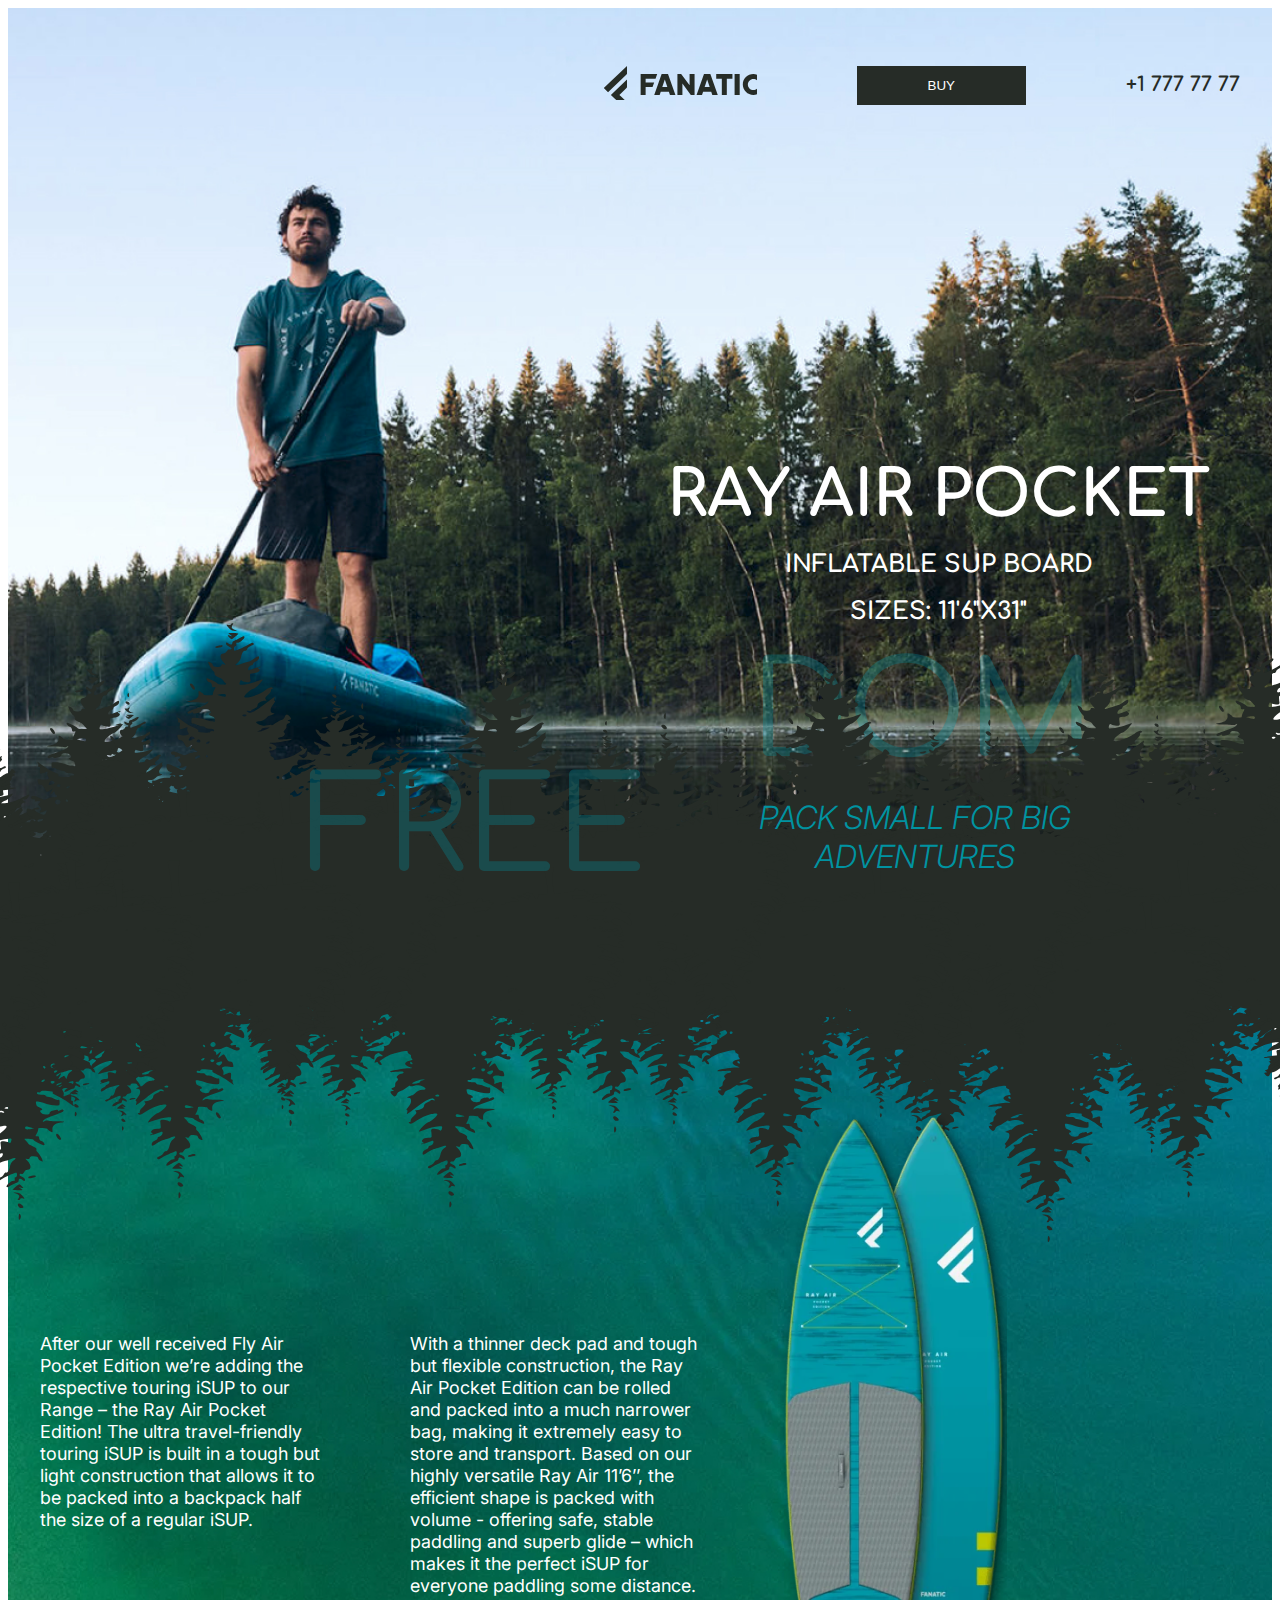
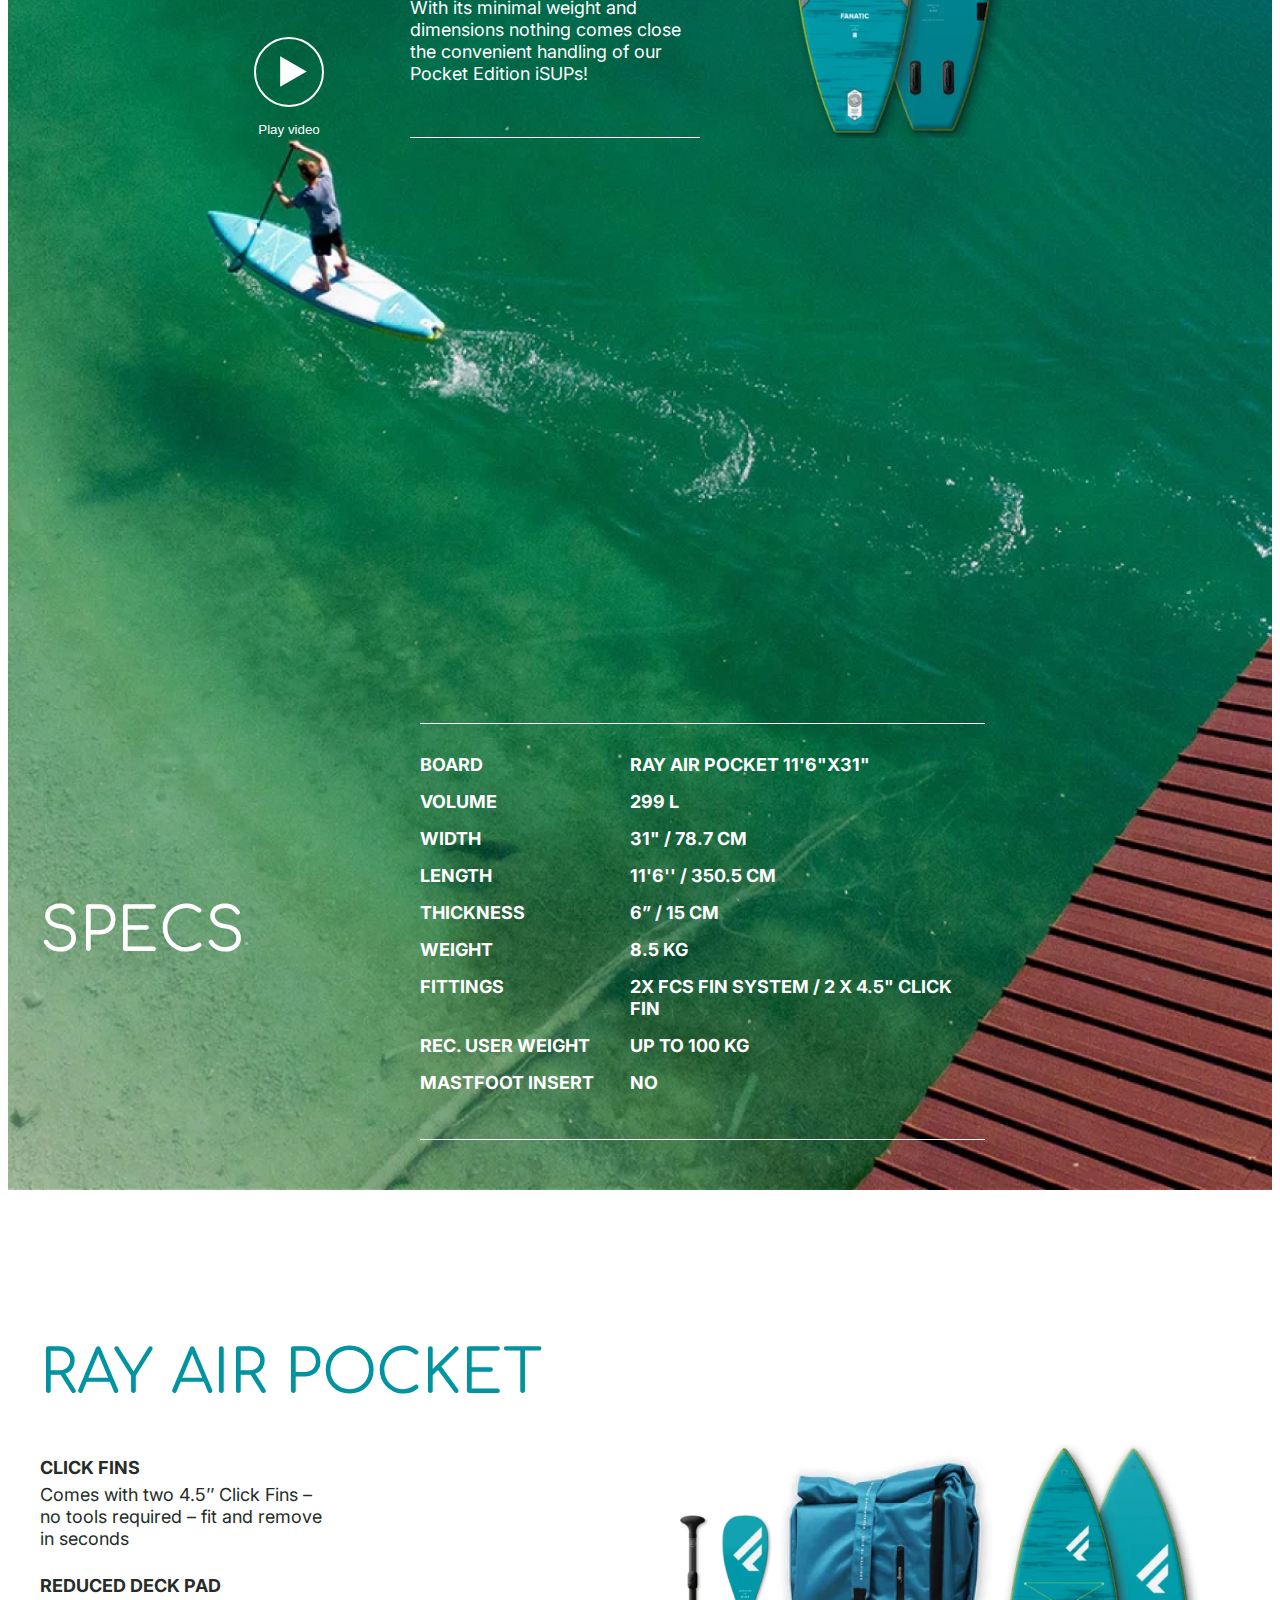
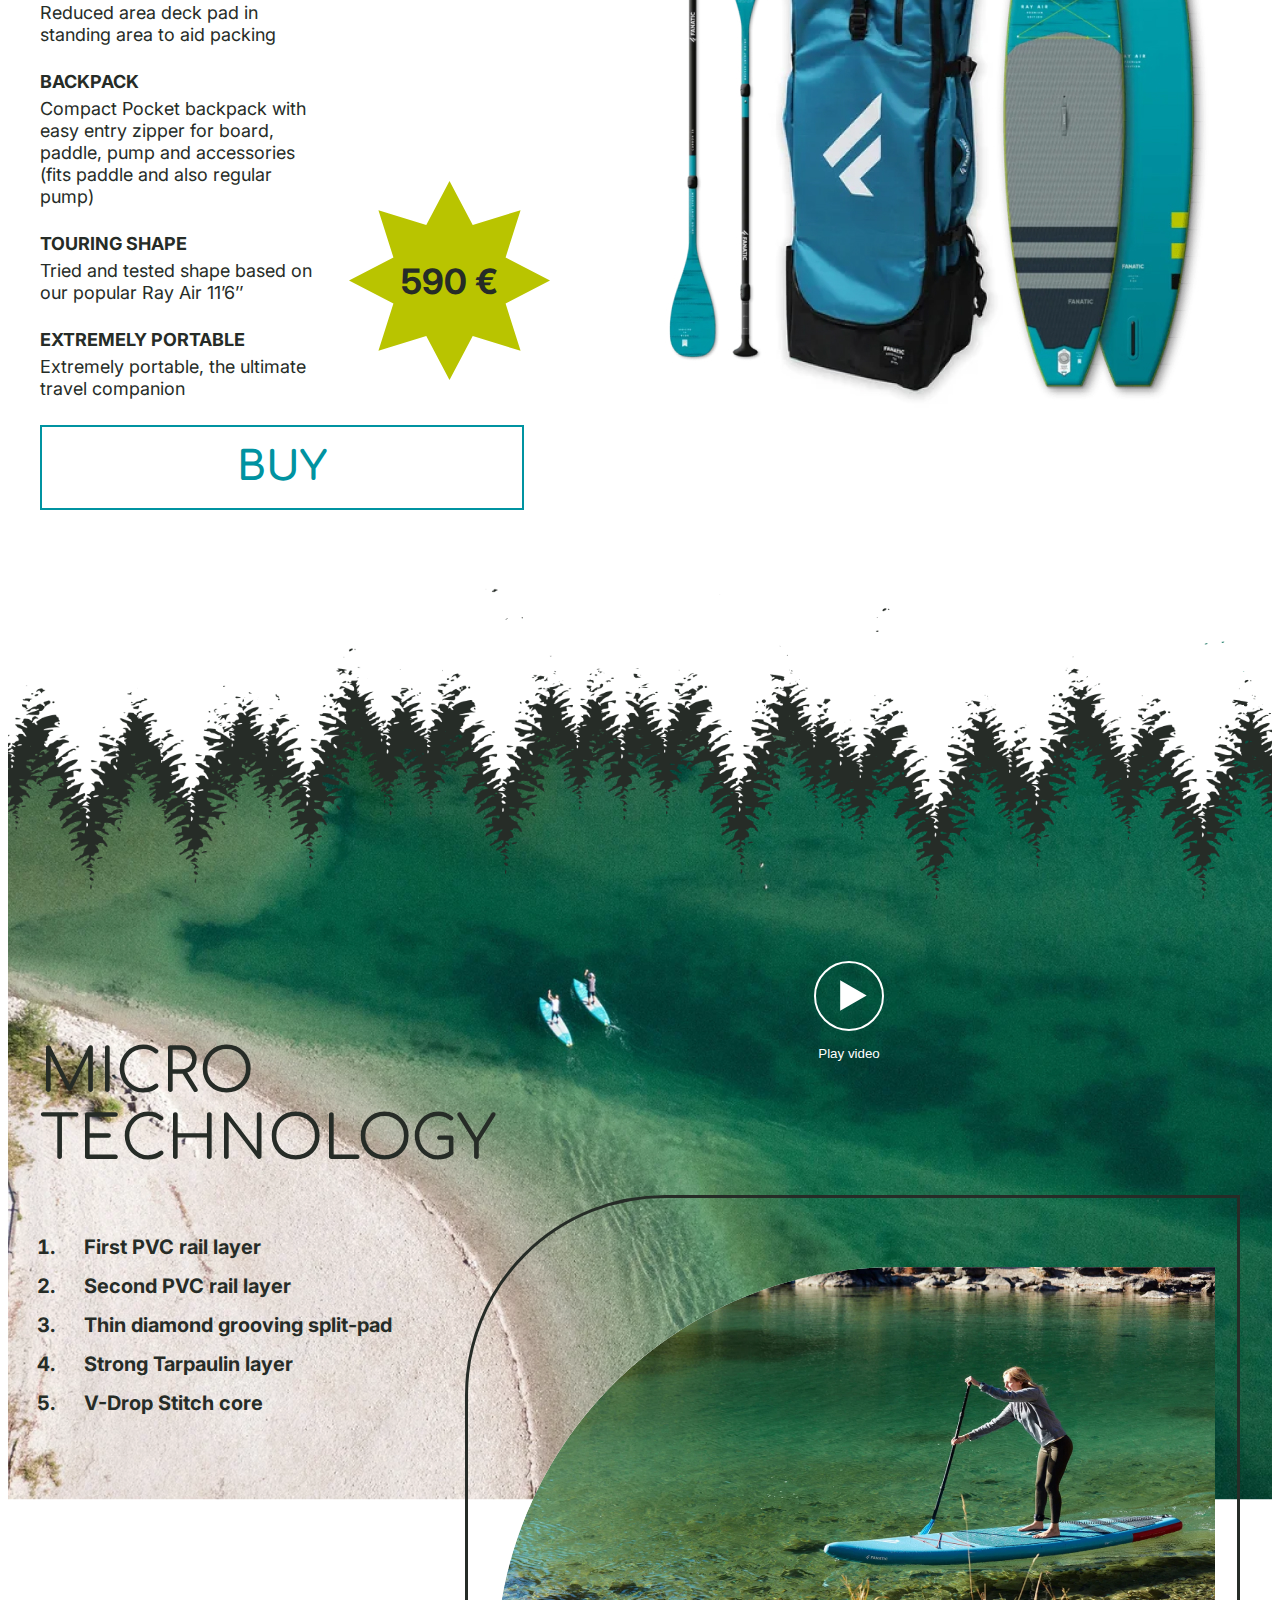
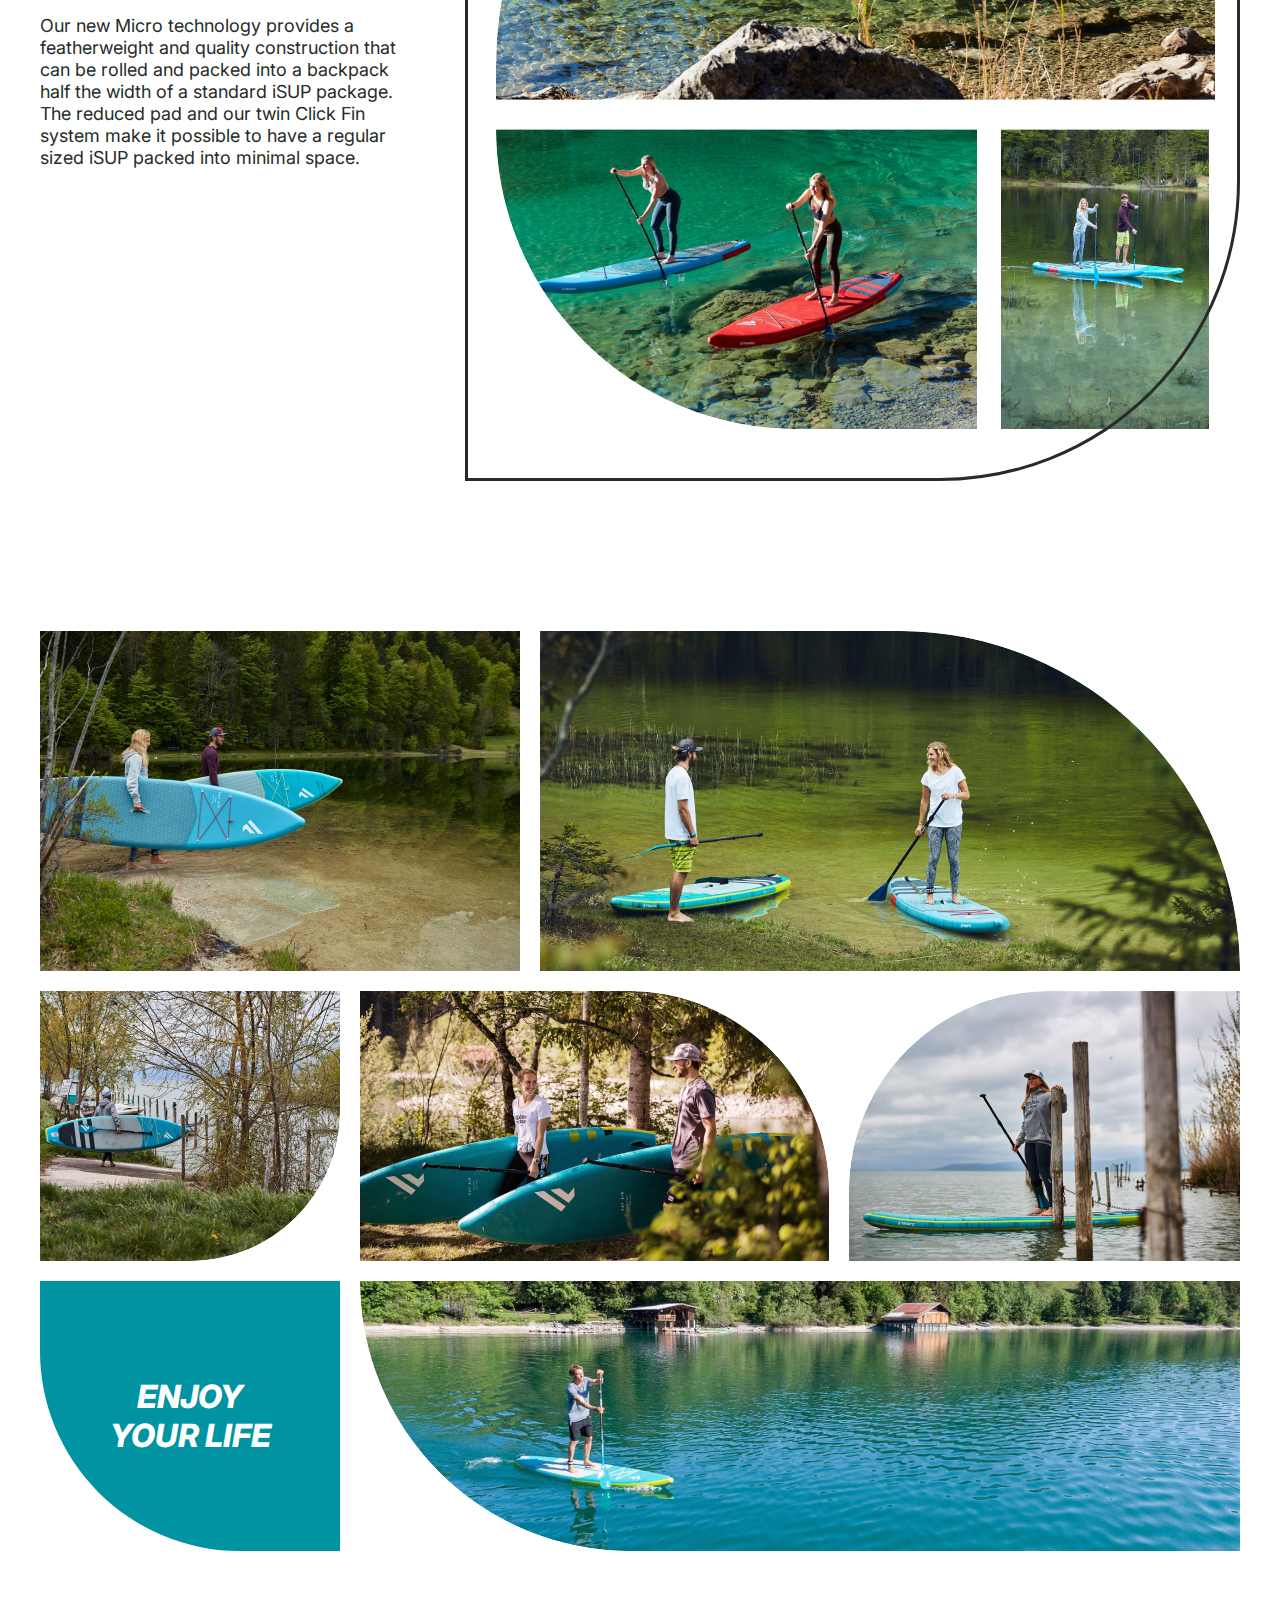
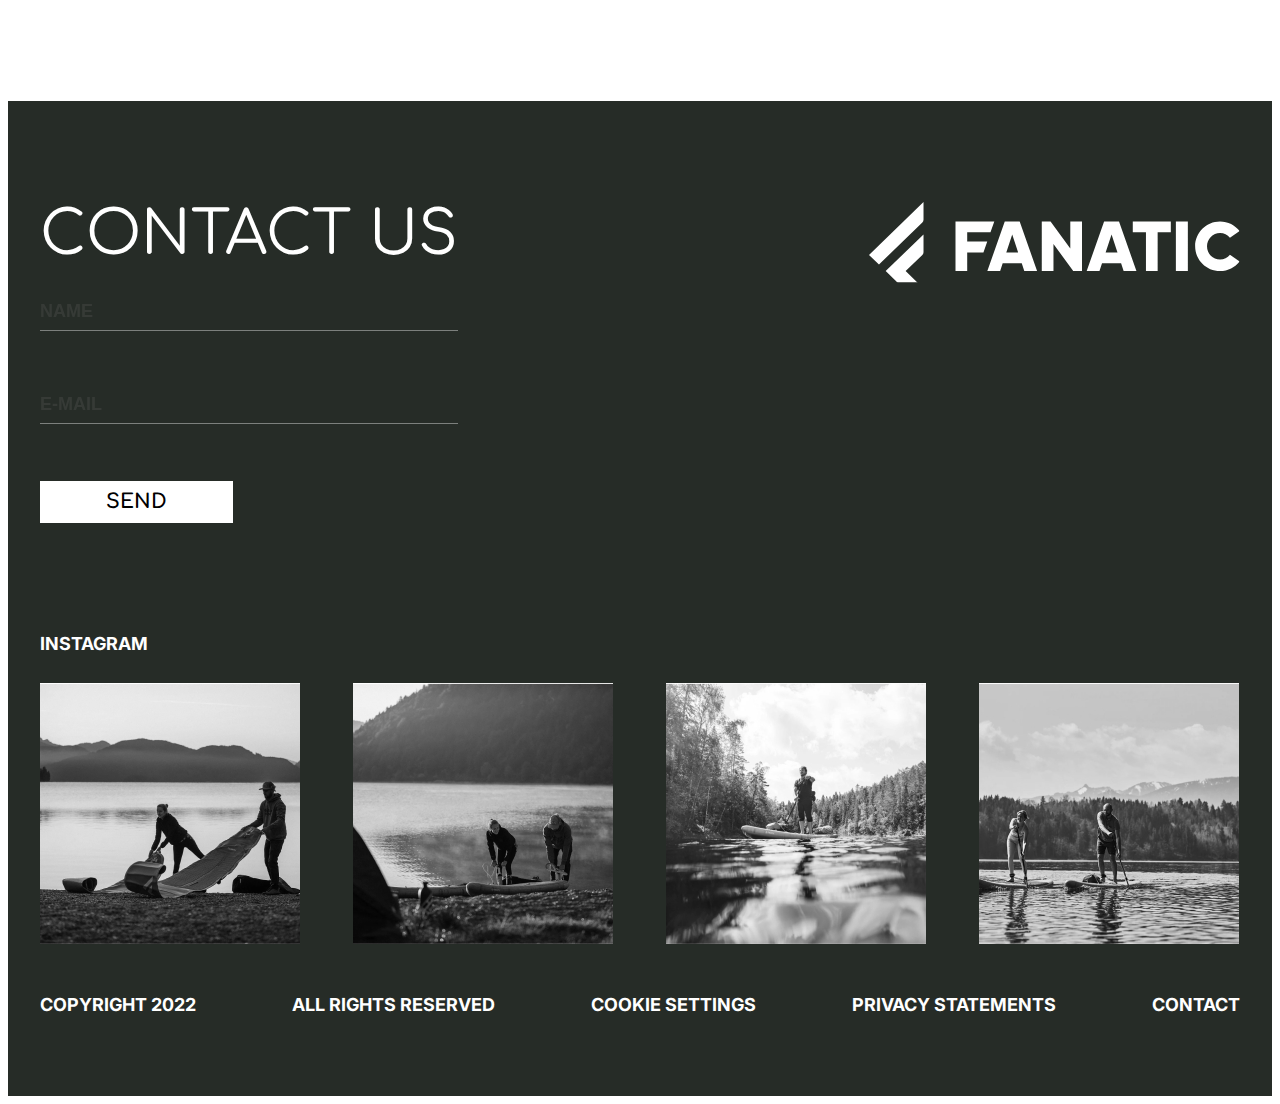
<file: index.html>
<!DOCTYPE html>
<html lang="en">

<head>
	<meta charset="UTF-8">
	<meta name="viewport" content="width=device-width, initial-scale=1.0">
	<title>Document</title>
	<link rel="preconnect" href="https://fonts.googleapis.com">
	<link rel="preconnect" href="https://fonts.gstatic.com" crossorigin>
	<link
		href="https://fonts.googleapis.com/css2?family=Comfortaa:wght@400;700&family=Inter:wght@300;400;700;800&display=swap"
		rel="stylesheet">
	<link rel="stylesheet" href="./style.css">
</head>

<body>
	<header class="header">
		<div class="container">
			<div class="header__top">
				<a class="logo" href="#">
					<svg width="154" height="35" viewBox="0 0 154 35" fill="none" xmlns="http://www.w3.org/2000/svg">
						<path fill-rule="evenodd" clip-rule="evenodd"
							d="M0.76709 23.1069L24.0054 0.929199V8.37888C24.0054 8.80975 23.8262 9.22293 23.507 9.52755L5.02255 27.1682L0.76709 23.1069ZM7.87719 29.8925L24.0054 14.5003V21.9501C24.0054 22.3808 23.8262 22.794 23.507 23.0986L16.3883 29.8925L17.7892 31.2295L22.0447 35.2908H13.5336L12.1327 33.9538L7.87719 29.8925ZM154.636 23.0702L158.767 25.8717C156.827 28.3164 153.801 29.8889 150.401 29.8889C144.545 29.8889 139.799 25.2254 139.799 19.4726C139.799 13.7199 144.545 9.05641 150.401 9.05641C153.801 9.05641 156.827 10.6288 158.767 13.0736L154.636 15.8751C153.618 14.6602 152.098 13.8865 150.401 13.8865C147.346 13.8865 144.86 16.3924 144.86 19.4726C144.86 22.5528 147.346 25.0588 150.401 25.0588C152.098 25.0588 153.618 24.2851 154.636 23.0702ZM42.6294 17.4935H51.1771L49.5442 22.0767H42.6294V29.8888H37.64V9.05649H54.1829L52.55 13.6396H42.6294V17.4935ZM113.215 9.05649H129.431V13.6396H123.818V29.8888H118.828V13.6396H113.215V9.05649ZM131.586 29.8889H136.692V9.05649H131.586V29.8889ZM101.64 22.0581L104.166 14.5027L106.692 22.0581H101.64ZM100.985 9.05649L93.5635 29.8888H99.0207L100.103 26.6413H108.229L109.311 29.8888H114.769L107.347 9.05649H100.985ZM86.5789 9.05649H91.5683V29.8888H87.8263L79.4065 18.5799V29.8888H74.4171V9.05649H78.1591L86.5789 20.3654V9.05649ZM59.2934 22.0581L61.8194 14.5027L64.3454 22.0581H59.2934ZM58.6387 9.05649L51.2169 29.8888H56.674L57.7567 26.6413H65.8821L66.9648 29.8888H72.4219L65.0002 9.05649H58.6387Z"
							fill="#262C27" />
					</svg>

				</a>
				<button class="header__btn">BUY</button>
				<a class="header__phone" href="tel:+17777777">+1 777 77 77</a>
			</div>
			<div class="header__content">
				<div class="header__content-box">
					<h1 class="header__title">RAY AIR POCKET</h1>
					<p class="header__text">INFLATABLE SUP BOARD</p>
					<p class="header__text">SIZES: 11'6"X31"</p>
				</div>
				<p class="header__decor-text header__decor-text--one">DOM</p>
				<p class="header__decor-text header__decor-text--two">FREE</p>
				<p class="header__decor-text header__decor-text--three">PACK SMALL FOR BIG ADVENTURES</p>
			</div>
		</div>
	</header>
	<main class="main">
		<section class="info">
			<div class="container">
				<div class="info__inner">
					<div class="info__top">
						<p class="info__top-text info__top-text--one">After our well received Fly Air Pocket Edition we’re
							adding the respective
							touring iSUP to our Range – the Ray Air Pocket Edition! The ultra travel-friendly touring iSUP is
							built in a tough but light construction that allows it to be packed into a backpack half the size
							of a regular iSUP.<button class="popup__btn info__btn"><svg width="70" height="70"
									viewBox="0 0 70 70" fill="none" xmlns="http://www.w3.org/2000/svg">
									<path d="M52.6733 34.5L26.1634 49.6554V19.3446L52.6733 34.5Z" fill="white" />
									<circle cx="35" cy="35" r="34" stroke="white" stroke-width="2" />
								</svg>
								<span>Play video</span>
							</button></p>
						<p class="info__top-text info__top-text--two">With a thinner deck pad and tough but flexible
							construction, the Ray Air
							Pocket Edition can be rolled and packed into a much narrower bag, making it extremely easy to store
							and transport. Based on our highly versatile Ray Air 11’6’’, the efficient shape is packed with
							volume - offering safe, stable paddling and superb glide – which makes it the perfect iSUP for
							everyone paddling some distance. With its minimal weight and dimensions nothing comes close the
							convenient handling of our Pocket Edition iSUPs!</p>
						<img class="info__top-img" src="./images/sap.png" alt="sap">
					</div>
					<div class="info__specs">
						<h3 class="info__specs-title title">SPECS</h3>
						<ul class="info__specs-list">
							<li class="info__specs-item">
								<p class="info__specs-caption">BOARD</p>
								<p class="info__specs-text">RAY AIR POCKET 11'6"X31"</p>
							</li>
							<li class="info__specs-item">
								<p class="info__specs-caption">VOLUME</p>
								<p class="info__specs-text">299 L</p>
							</li>
							<li class="info__specs-item">
								<p class="info__specs-caption">WIDTH</p>
								<p class="info__specs-text">31" / 78.7 CM</p>
							</li>
							<li class="info__specs-item">
								<p class="info__specs-caption">LENGTH</p>
								<p class="info__specs-text">11'6'' / 350.5 CM</p>
							</li>
							<li class="info__specs-item">
								<p class="info__specs-caption">THICKNESS</p>
								<p class="info__specs-text">6” / 15 CM</p>
							</li>
							<li class="info__specs-item">
								<p class="info__specs-caption">WEIGHT</p>
								<p class="info__specs-text">8.5 KG</p>
							</li>
							<li class="info__specs-item">
								<p class="info__specs-caption">FITTINGS</p>
								<p class="info__specs-text">2X FCS FIN SYSTEM / 2 X 4.5" CLICK FIN</p>
							</li>
							<li class="info__specs-item">
								<p class="info__specs-caption">REC. USER WEIGHT</p>
								<p class="info__specs-text">UP TO 100 KG</p>
							</li>
							<li class="info__specs-item">
								<p class="info__specs-caption">MASTFOOT INSERT</p>
								<p class="info__specs-text">NO</p>
							</li>
						</ul>
					</div>
				</div>
			</div>
		</section>


		<section class="buy">
			<div class="container">
				<div class="buy__inner">
					<div class="buy__content">
						<h3 class="buy__title title">RAY AIR POCKET</h3>
						<ul class="buy__list">
							<li class="buy__item">
								<p class="buy__item-title">CLICK FINS</p>
								<p class="buy__item-text">Comes with two 4.5’’ Click Fins – no tools required – fit and remove
									in seconds</p>
							</li>
							<li class="buy__item">
								<p class="buy__item-title">REDUCED DECK PAD</p>
								<p class="buy__item-text">Reduced area deck pad in standing area to aid packing</p>
							</li>
							<li class="buy__item">
								<p class="buy__item-title">BACKPACK</p>
								<p class="buy__item-text">Compact Pocket backpack with easy entry zipper for board, paddle, pump
									and accessories (fits paddle and also regular pump)</p>
							</li>
							<li class="buy__item">
								<p class="buy__item-title">TOURING SHAPE</p>
								<p class="buy__item-text">Tried and tested shape based on our popular Ray Air 11’6’’</p>
							</li>
							<li class="buy__item">
								<p class="buy__item-title">EXTREMELY PORTABLE</p>
								<p class="buy__item-text">Extremely portable, the ultimate travel companion</p>
							</li>
							<div class="buy__price">590 €</div>
						</ul>
						<button class="buy__btn">BUY</button>
					</div>
					<img class="buy__img" src="./images/sup-full.jpg" alt="sup-full">
				</div>
			</div>
		</section>
		<section class="technology">
			<div class="technology__top">
				<div class="container">
					<div class="technology__top-inner">
						<button class="popup__btn technology__btn"><svg width="70" height="70" viewBox="0 0 70 70" fill="none"
								xmlns="http://www.w3.org/2000/svg">
								<path d="M52.6733 34.5L26.1634 49.6554V19.3446L52.6733 34.5Z" fill="white" />
								<circle cx="35" cy="35" r="34" stroke="white" stroke-width="2" />
							</svg>
							<span>Play video</span>
						</button>
						<div class="technology__top-box">
							<h3 class="technology__title title">MICRO TECHNOLOGY</h3>
							<ol class="technology__list">
								<li class="technology__list-item">First PVC rail layer </li>
								<li class="technology__list-item">Second PVC rail layer </li>
								<li class="technology__list-item">Thin diamond grooving split-pad</li>
								<li class="technology__list-item">Strong Tarpaulin layer </li>
								<li class="technology__list-item">V-Drop Stitch core</li>
							</ol>
						</div>
					</div>
				</div>
			</div>
			<div class="gallery">
				<div class="container">
					<div class="gallery__inner">
						<div class="gallery__box">
							<p class="gallery__text">
								Our new Micro technology provides a featherweight and quality construction that can be rolled
								and packed into a backpack half the width of a standard iSUP package. The reduced pad and our
								twin Click Fin system make it possible to have a regular sized iSUP packed into minimal space.
							</p>
							<div class="gallery-min">
								<img class="gallery-min__img gallery-min__img--1" src="./images/gmin-1.jpg" alt="gallery-sup">
								<img class="gallery-min__img gallery-min__img--2" src="./images/gmin-2.jpg" alt="gallery-sup">
								<img class="gallery-min__img" src="./images/gmin-3.jpg" alt="gallery-sup">
							</div>
						</div>
						<div class="gallery-max">
							<img class="gallery-max__img" src="./images/gmax-1.jpg" alt="gallery-sup-2">
							<img class="gallery-max__img gallery-max__img--2" src="./images/gmax2.jpg" alt="gallery-sup-2">
							<img class="gallery-max__img gallery-max__img--3" src="./images/gmax3.jpg" alt="gallery-sup-2">
							<img class="gallery-max__img gallery-max__img--4" src="./images/gmax4.jpg" alt="gallery-sup-2">
							<img class="gallery-max__img gallery-max__img--5" src="./images/gmax5.jpg" alt="gallery-sup-2">
							<p class="gallery-max__text">ENJOY <br>
								YOUR LIFE</p>
							<img class="gallery-max__img gallery-max__img--6" src="./images/gmax6.jpg" alt="gallery-sup-2">
						</div>
					</div>
				</div>
			</div>
		</section>
	</main>
	<footer class="footer">
		<div class="container">
			<div class="footer__inner">
				<div class="footer__top">
					<form class="footer__form">
						<h3 class="footer__title title">CONTACT US</h3>
						<input class="footer__form-input" type="text" placeholder="NAME">
						<input class="footer__form-input" type="text" placeholder="E-MAIL">
						<button class="footer__form-btn" type="submit">SEND</button>
					</form>
					<a class="footer__logo" href="#"><svg width="371" height="82" viewBox="0 0 371 82" fill="none"
							xmlns="http://www.w3.org/2000/svg">
							<g clip-path="url(#clip0_12_86)">
								<mask id="mask0_12_86" style="mask-type:alpha" maskUnits="userSpaceOnUse" x="0" y="1"
									width="371" height="82">
									<path d="M0 1H370.64V83H0V1Z" fill="white" />
								</mask>
								<g mask="url(#mask0_12_86)">
									<path fill-rule="evenodd" clip-rule="evenodd"
										d="M0 53.9245L54.5131 1V18.7778C54.5131 19.806 54.0925 20.792 53.3437 21.5189L9.98256 63.6163L0 53.9245ZM16.679 70.1175L54.5131 33.3858V51.1638C54.5131 52.1918 54.0925 53.1778 53.3437 53.9047L36.6446 70.1175L39.9308 73.308L49.9136 83H29.9481L26.6616 79.8093L16.679 70.1175ZM360.948 53.8369L370.64 60.5223C366.089 66.3563 358.99 70.1089 351.015 70.1089C337.279 70.1089 326.143 58.9799 326.143 45.2516C326.143 31.5234 337.279 20.3946 351.015 20.3946C358.99 20.3946 366.089 24.147 370.64 29.9812L360.948 36.6665C358.562 33.7673 354.995 31.9211 351.015 31.9211C343.847 31.9211 338.016 37.9011 338.016 45.2516C338.016 52.6022 343.847 58.5824 351.015 58.5824C354.995 58.5824 358.562 56.7362 360.948 53.8369ZM98.2016 40.5287H118.253L114.422 51.466H98.2016V70.1087H86.4974V20.3948H125.304L121.474 31.3319H98.2016V40.5287ZM263.783 20.3948H301.822V31.3319H288.655V70.1087H276.95V31.3319H263.783V20.3948ZM306.878 70.1089H318.857V20.3948H306.878V70.1089ZM236.63 51.4217L242.556 33.3915L248.481 51.4217H236.63ZM235.094 20.3948L217.684 70.1087H230.486L233.026 62.3589H252.086L254.626 70.1087H267.427L250.017 20.3948H235.094ZM201.299 20.3948H213.004V70.1087H204.225L184.474 43.1212V70.1087H172.77V20.3948H181.548L201.299 47.3823V20.3948ZM137.292 51.4217L143.218 33.3915L149.144 51.4217H137.292ZM135.757 20.3948L118.346 70.1087H131.148L133.688 62.3589H152.748L155.288 70.1087H168.09L150.679 20.3948H135.757Z"
										fill="white" />
								</g>
							</g>
							<defs>
								<clipPath id="clip0_12_86">
									<rect width="370.64" height="81.098" fill="white" transform="translate(0 0.0322266)" />
								</clipPath>
							</defs>
						</svg>
					</a>
				</div>
				<p class="footer__social-title">INSTAGRAM</p>
				<div class="footer__gallery">
					<img class="footer__gallery-item" src="./images/inst-1.jpg" alt="">
					<img class="footer__gallery-item" src="./images/inst-2.jpg" alt="">
					<img class="footer__gallery-item" src="./images/inst-3.jpg" alt="">
					<img class="footer__gallery-item" src="./images/inst-4.jpg" alt="">
				</div>
				<ul class="footer__menu-list">
					<li class="footer__menu-item">
						<a href="#" class="footer__menu-linc">COPYRIGHT 2022</a>
					</li>
					<li class="footer__menu-item">
						<a href="#" class="footer__menu-linc">ALL RIGHTS RESERVED</a>
					</li>
					<li class="footer__menu-item">
						<a href="#" class="footer__menu-linc">COOKIE SETTINGS</a>
					</li>
					<li class="footer__menu-item">
						<a href="#" class="footer__menu-linc">PRIVACY STATEMENTS</a>
					</li>
					<li class="footer__menu-item">
						<a href="#" class="footer__menu-linc"> CONTACT</a>
					</li>
				</ul>
			</div>
		</div>
	</footer>
</body>

</html>
</file>
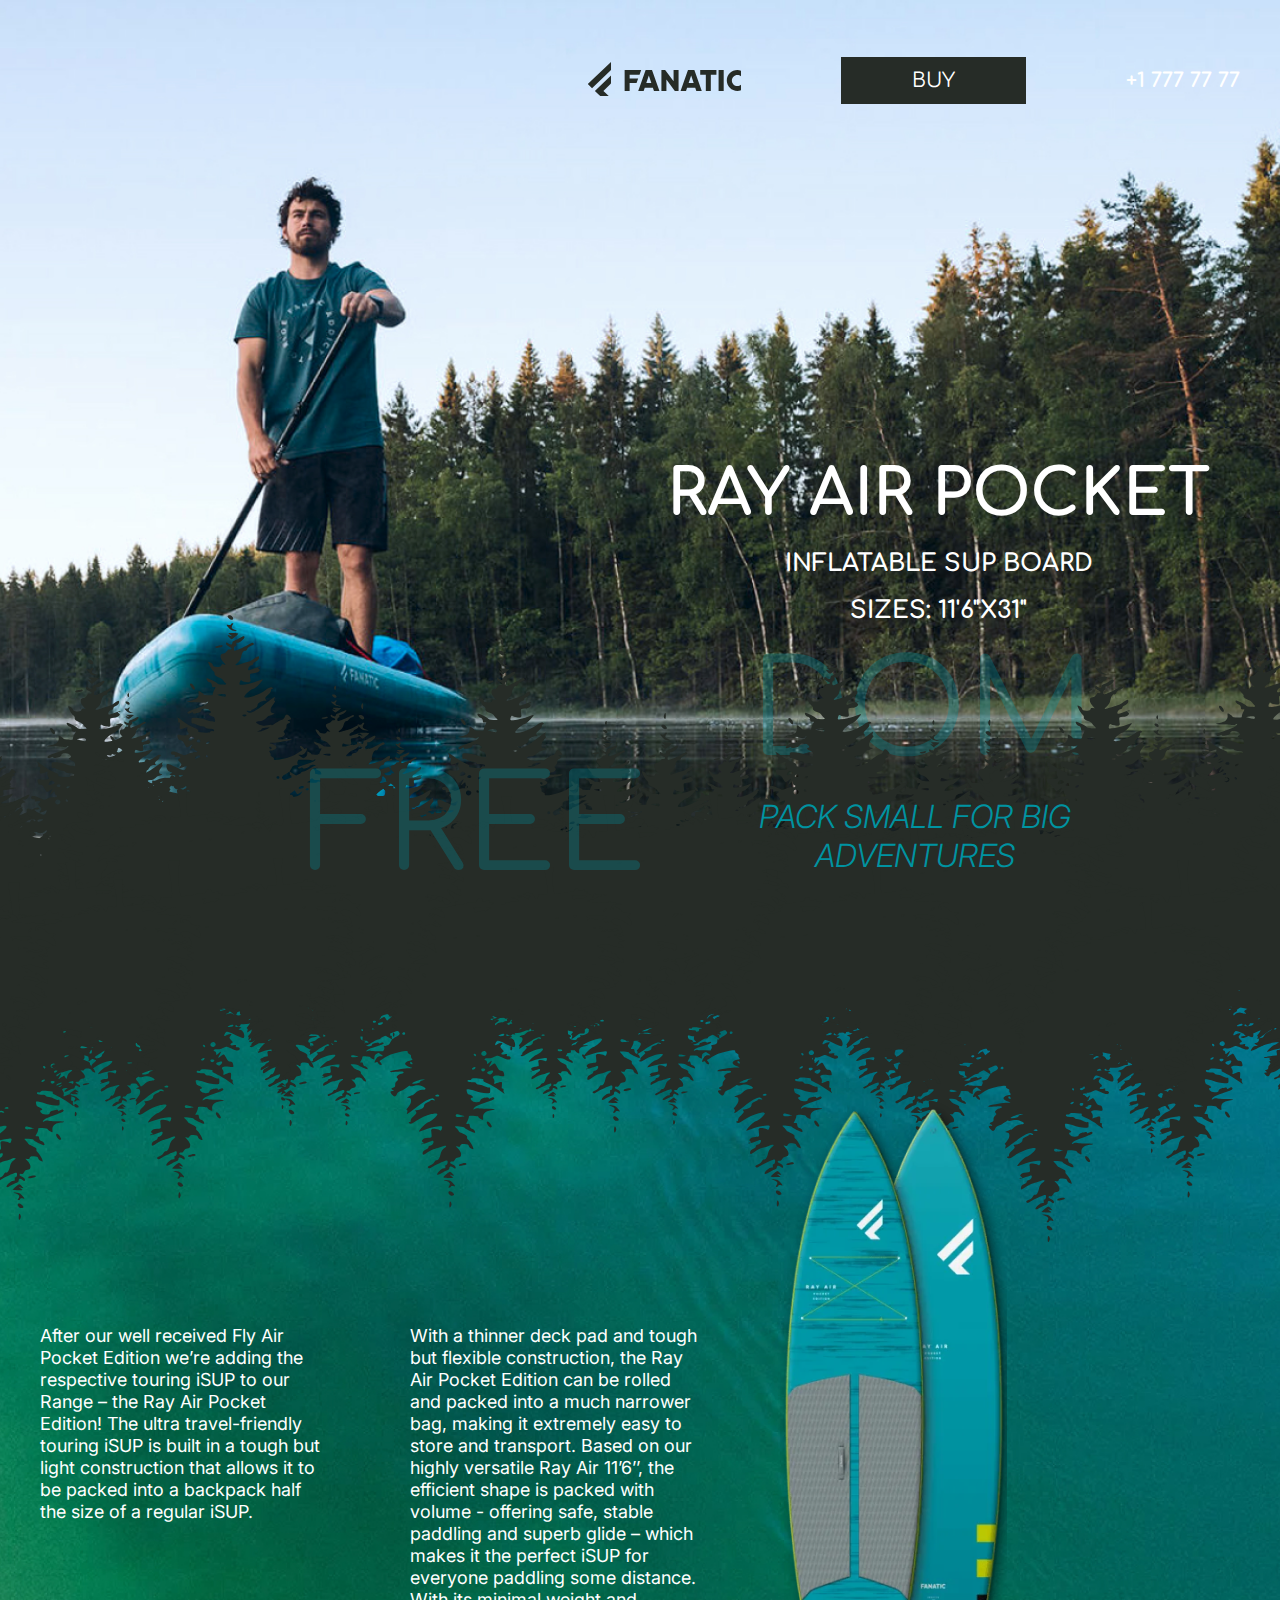
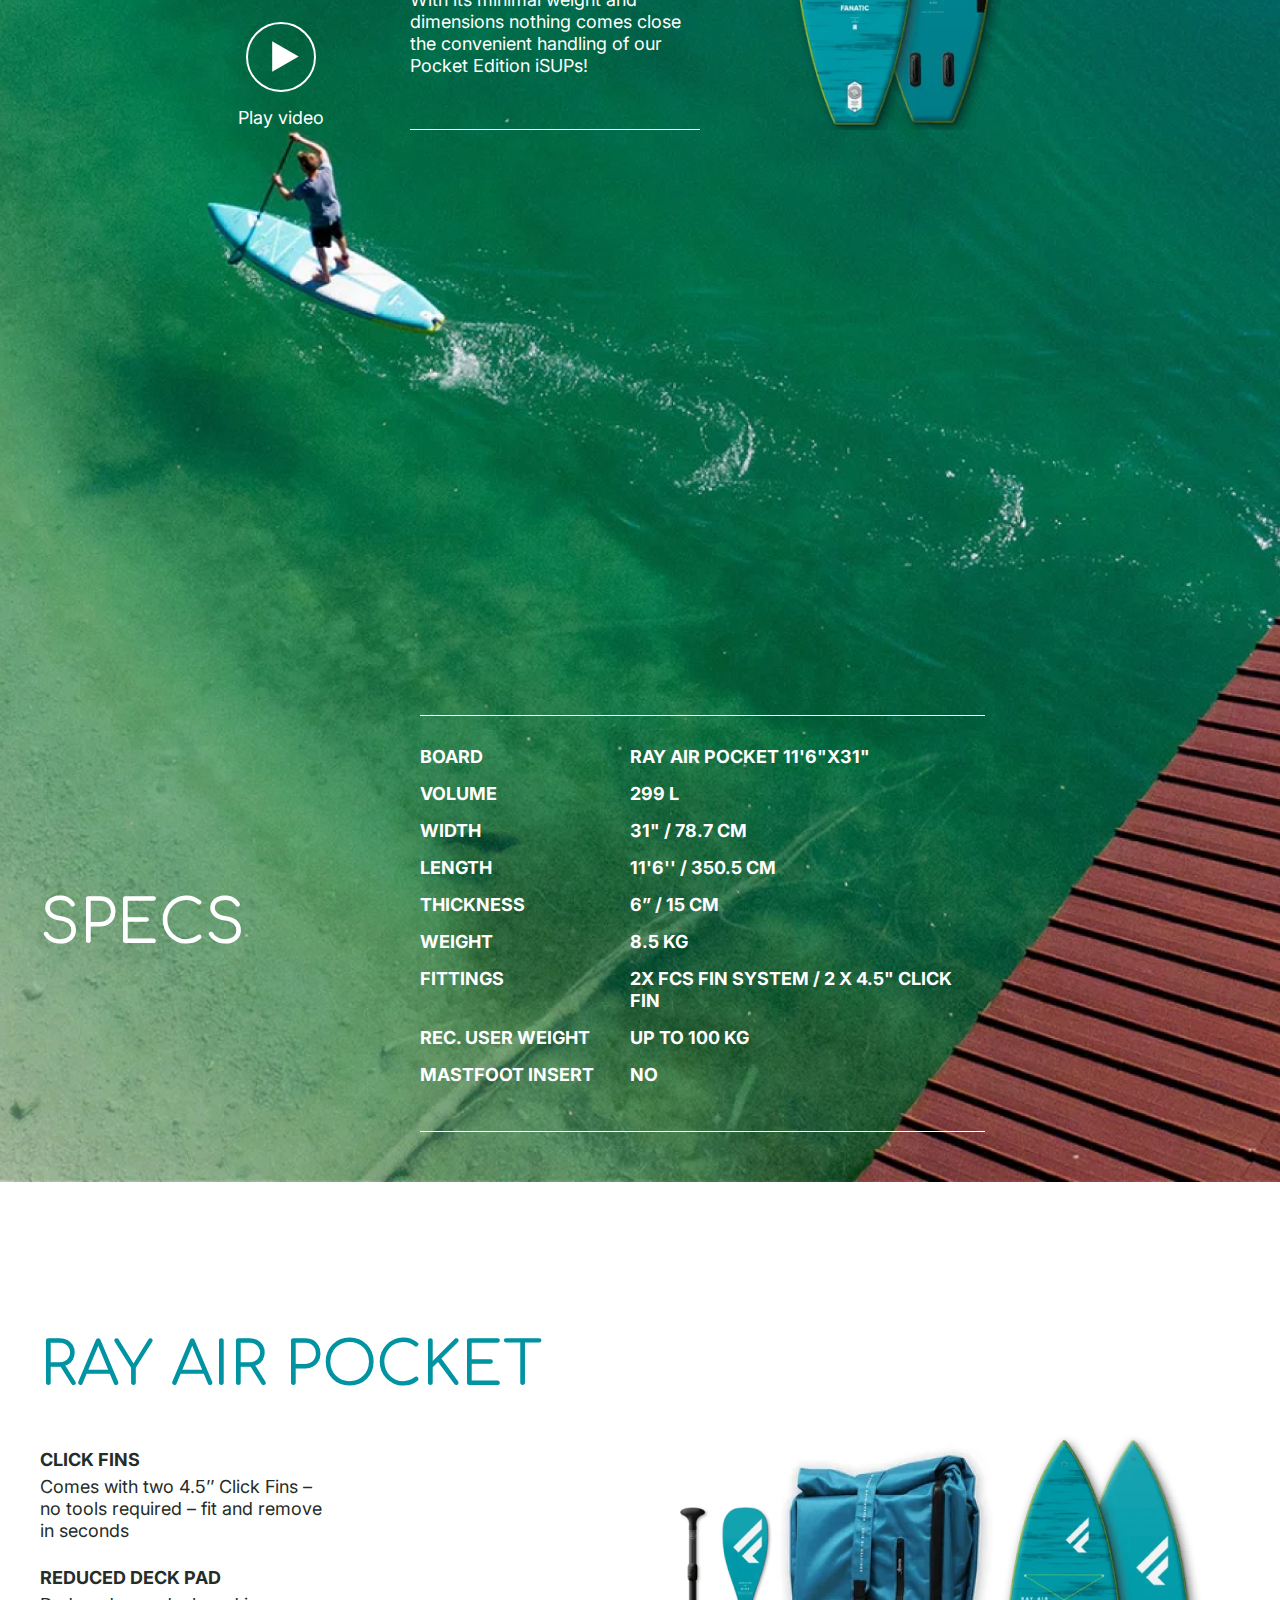
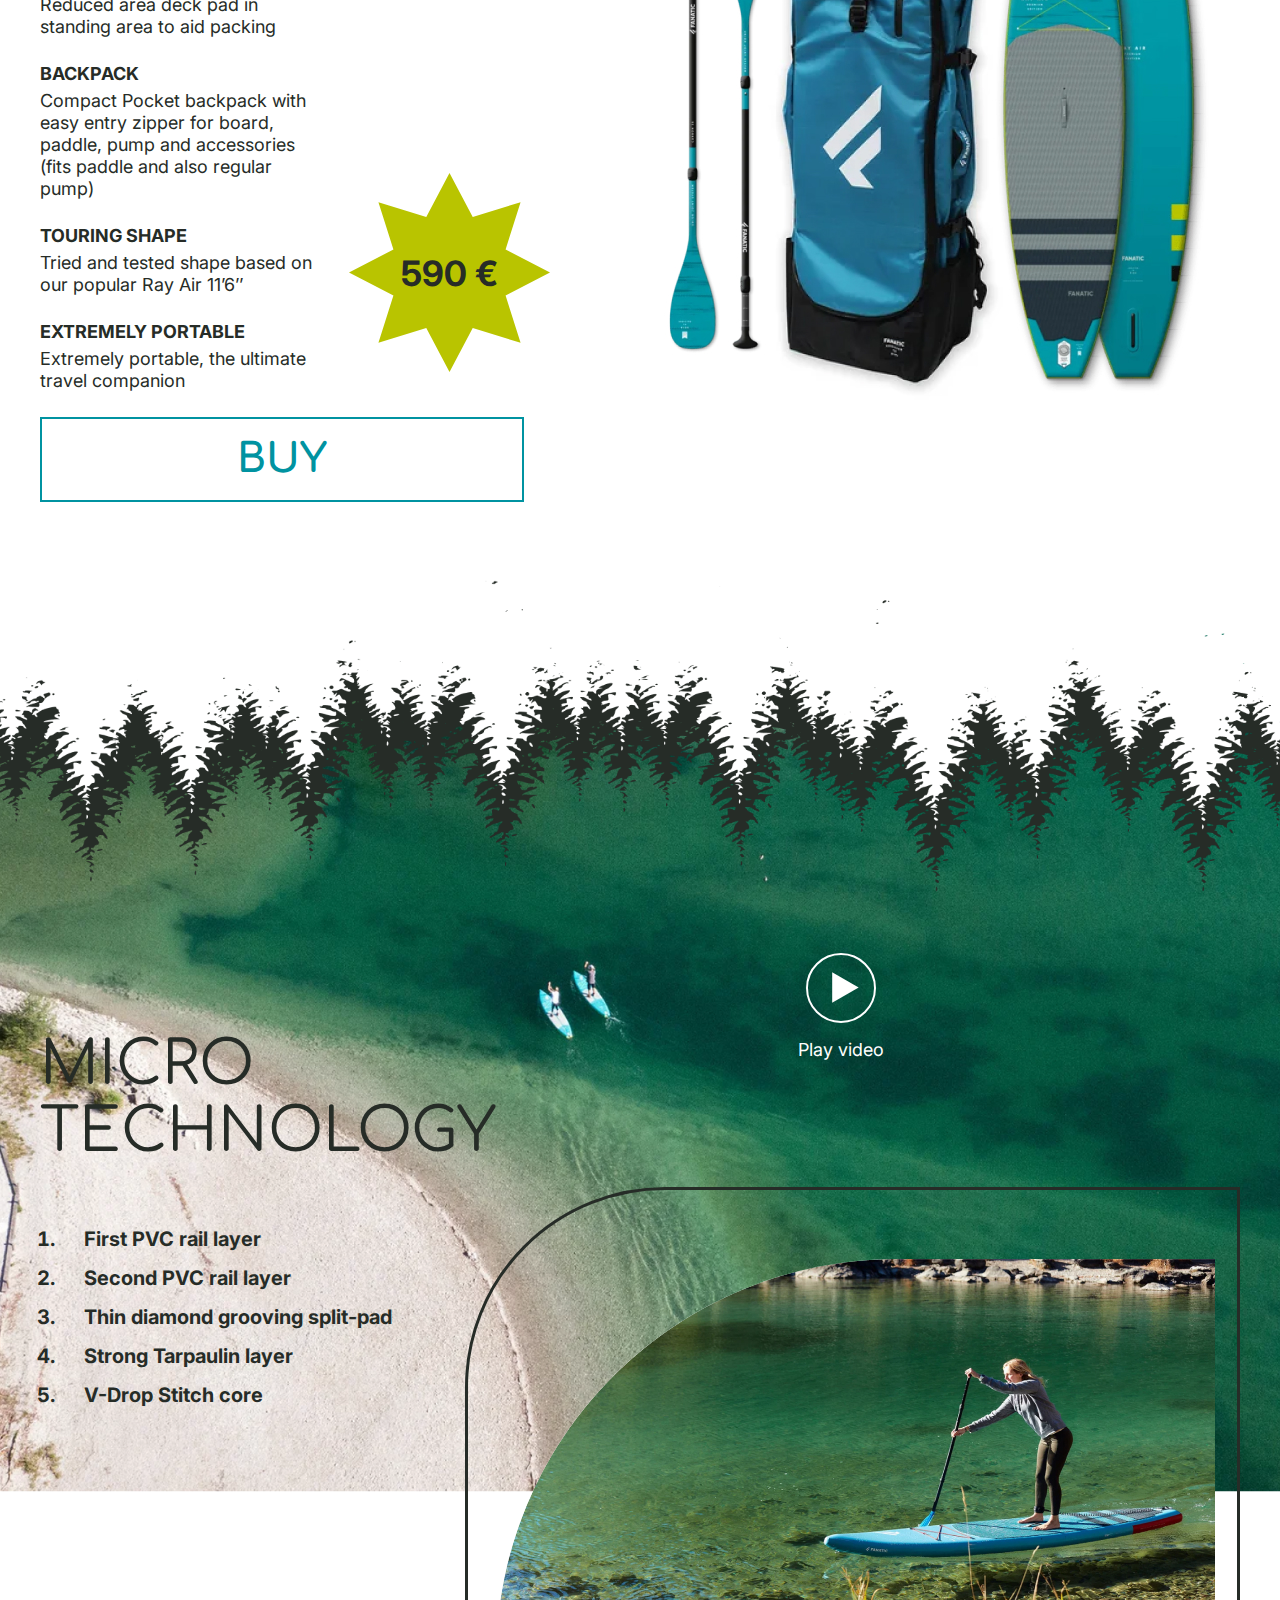
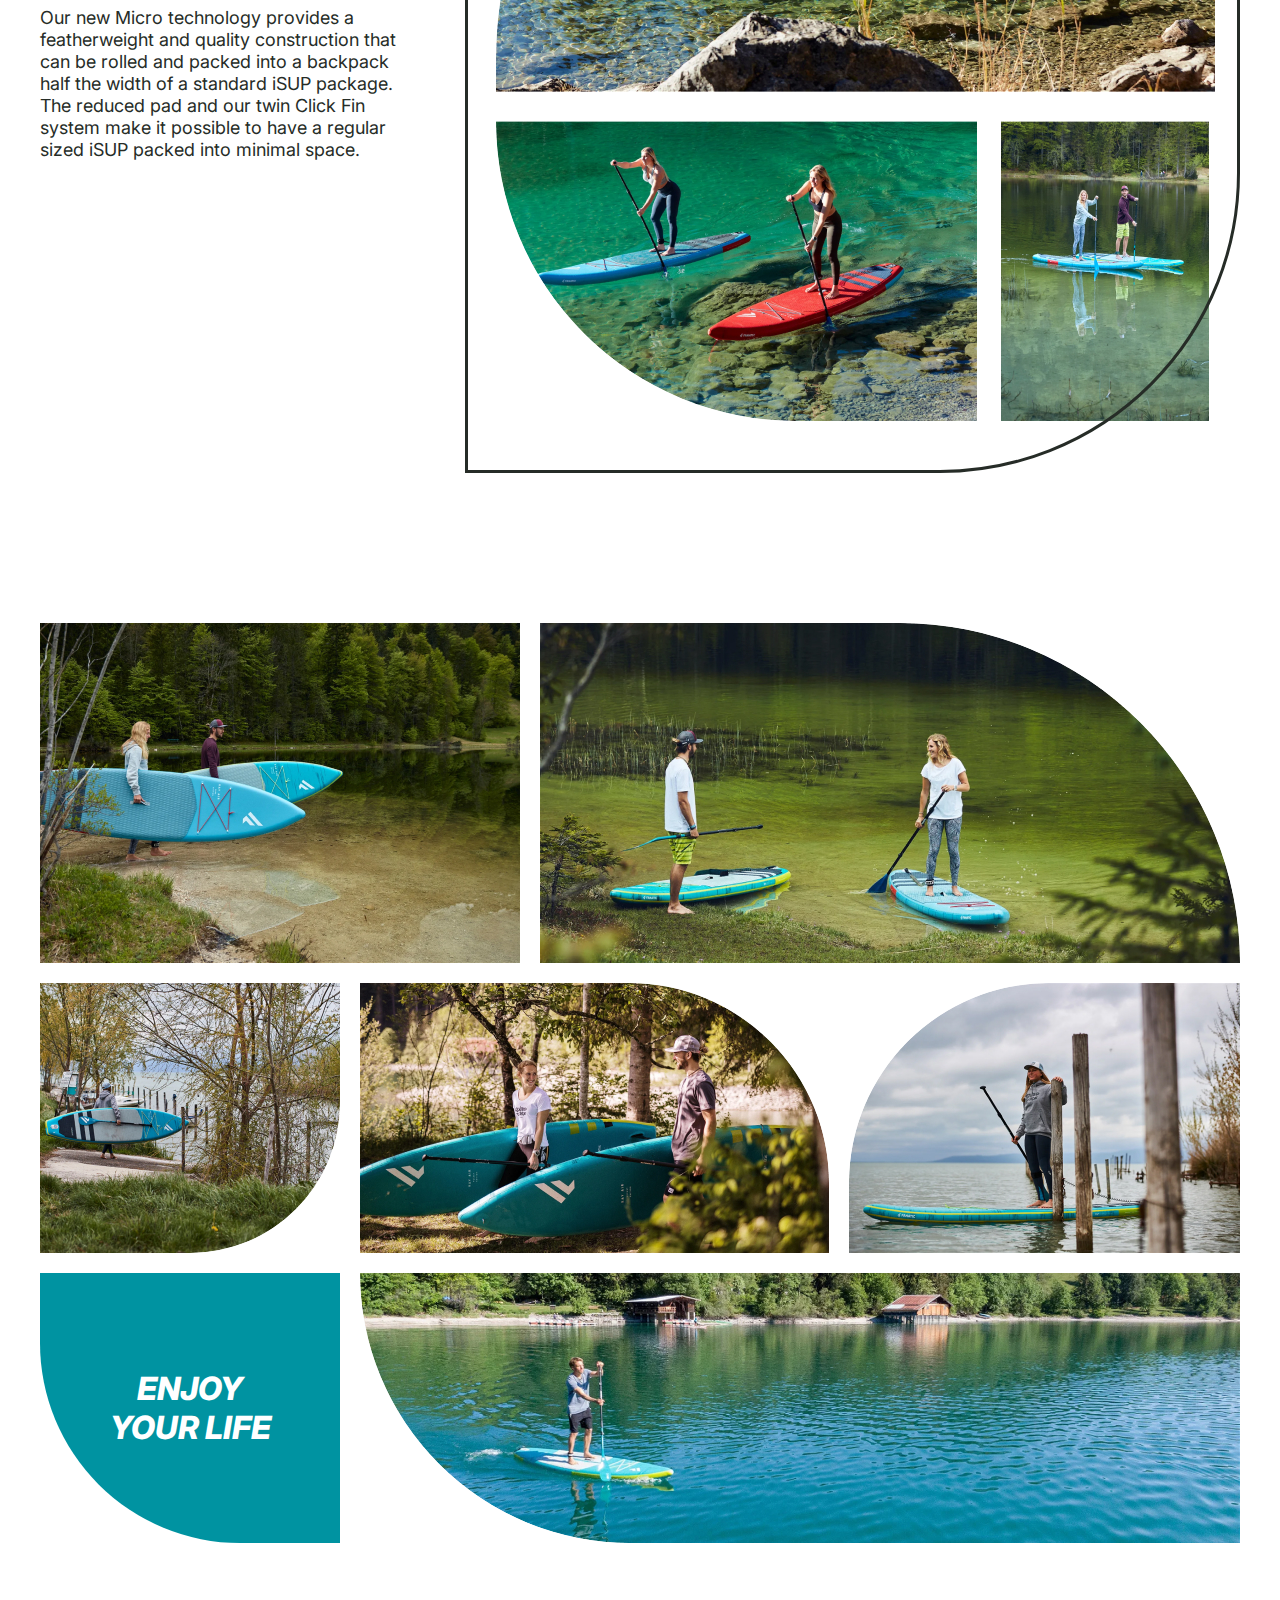
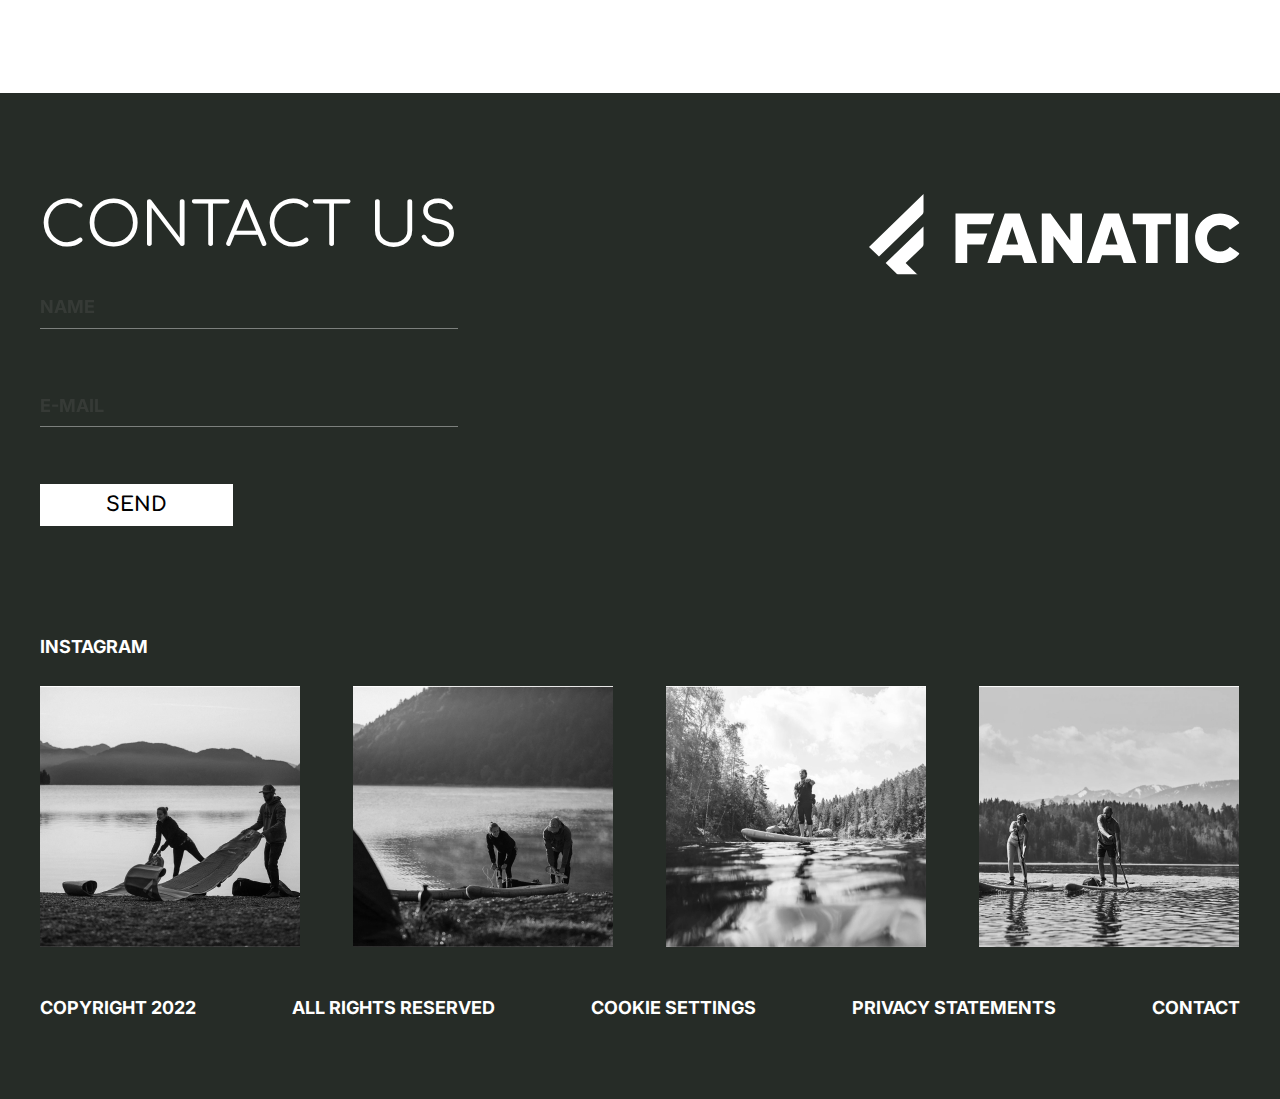
<file: start/index.html>
<!DOCTYPE html>
<html lang="en">

<head>
	<meta charset="UTF-8">
	<meta name="viewport" content="width=device-width, initial-scale=1.0">
	<title>Document</title>
	<link rel="preconnect" href="https://fonts.googleapis.com">
	<link rel="preconnect" href="https://fonts.gstatic.com" crossorigin>
	<link
		href="https://fonts.googleapis.com/css2?family=Comfortaa:wght@400;700&family=Inter:wght@300;400;700;800&display=swap"
		rel="stylesheet">
	<link rel="stylesheet" href="css/normalize.css">
	<link rel="stylesheet" href="css/style.css">
</head>

<body>
	<header class="header">
		<div class="container">
			<div class="header__top">

				<div class="popup-pay__content" id="popup-pay__content">
					<div class="popup-pay__container">
						<div class="popup-pay__images">
							<img src="/start/images/supbuy-1.webp" alt="sup1" class="popup-pay__image">
							<img src="/start/images/supbuy-2.webp" alt="sup2" class="popup-pay__image">
							<img src="/start/images/supbuy-3.webp" alt="sup3" class="popup-pay__image">
							<img src="/start/images/supbuy-4.webp" alt="sup4" class="popup-pay__image">
						</div>
						<div class="popup-pay__buttons">
							<button class="popup-pay__btn">BUY</button>
							<button class="popup-pay__btn">BUY</button>
							<button class="popup-pay__btn">BUY</button>
							<button class="popup-pay__btn">BUY</button>
						</div>
						<img class="popup-pay__close-btn" id="close-btn" src="/start/images/Krestiksvgpng.ru_.png"
							alt="icon close">
					</div>
				</div>


				<a class="logo" href="#">
					<svg width="154" height="35" viewBox="0 0 154 35" fill="none" xmlns="http://www.w3.org/2000/svg">
						<path fill-rule="evenodd" clip-rule="evenodd"
							d="M0.76709 23.1069L24.0054 0.929199V8.37888C24.0054 8.80975 23.8262 9.22293 23.507 9.52755L5.02255 27.1682L0.76709 23.1069ZM7.87719 29.8925L24.0054 14.5003V21.9501C24.0054 22.3808 23.8262 22.794 23.507 23.0986L16.3883 29.8925L17.7892 31.2295L22.0447 35.2908H13.5336L12.1327 33.9538L7.87719 29.8925ZM154.636 23.0702L158.767 25.8717C156.827 28.3164 153.801 29.8889 150.401 29.8889C144.545 29.8889 139.799 25.2254 139.799 19.4726C139.799 13.7199 144.545 9.05641 150.401 9.05641C153.801 9.05641 156.827 10.6288 158.767 13.0736L154.636 15.8751C153.618 14.6602 152.098 13.8865 150.401 13.8865C147.346 13.8865 144.86 16.3924 144.86 19.4726C144.86 22.5528 147.346 25.0588 150.401 25.0588C152.098 25.0588 153.618 24.2851 154.636 23.0702ZM42.6294 17.4935H51.1771L49.5442 22.0767H42.6294V29.8888H37.64V9.05649H54.1829L52.55 13.6396H42.6294V17.4935ZM113.215 9.05649H129.431V13.6396H123.818V29.8888H118.828V13.6396H113.215V9.05649ZM131.586 29.8889H136.692V9.05649H131.586V29.8889ZM101.64 22.0581L104.166 14.5027L106.692 22.0581H101.64ZM100.985 9.05649L93.5635 29.8888H99.0207L100.103 26.6413H108.229L109.311 29.8888H114.769L107.347 9.05649H100.985ZM86.5789 9.05649H91.5683V29.8888H87.8263L79.4065 18.5799V29.8888H74.4171V9.05649H78.1591L86.5789 20.3654V9.05649ZM59.2934 22.0581L61.8194 14.5027L64.3454 22.0581H59.2934ZM58.6387 9.05649L51.2169 29.8888H56.674L57.7567 26.6413H65.8821L66.9648 29.8888H72.4219L65.0002 9.05649H58.6387Z"
							fill="#262C27" />
					</svg>

				</a>
				<button class="header__btn" id="open-btn">BUY</button>
				<a class="header__phone" href="tel:+17777777">+1 777 77 77</a>
			</div>
			<div class="header__content">
				<div class="header__content-box">
					<h1 class="header__title">RAY AIR POCKET</h1>
					<p class="header__text">INFLATABLE SUP BOARD</p>
					<p class="header__text">SIZES: 11'6"X31"</p>
				</div>
				<p class="header__decor-text header__decor-text--one">DOM</p>
				<p class="header__decor-text header__decor-text--two">FREE</p>
				<p class="header__decor-text header__decor-text--three">PACK SMALL FOR BIG ADVENTURES</p>
			</div>
		</div>
	</header>
	<main class="main">
		<section class="info">
			<div class="container">
				<div class="info__inner">
					<div class="info__top">
						<p class="info__top-text info__top-text--one">After our well received Fly Air Pocket Edition we’re
							adding the respective
							touring iSUP to our Range – the Ray Air Pocket Edition! The ultra travel-friendly touring iSUP is
							built in a tough but light construction that allows it to be packed into a backpack half the size
							of a regular iSUP.<a href="https://www.youtube.com/watch?v=rV57ONT0VPQ" target="_blank"><button
									class="popup__btn info__btn"><svg width="70" height="70" viewBox="0 0 70 70" fill="none"
										xmlns="http://www.w3.org/2000/svg">
										<path d="M52.6733 34.5L26.1634 49.6554V19.3446L52.6733 34.5Z" fill="white" />
										<circle cx="35" cy="35" r="34" stroke="white" stroke-width="2" />
									</svg>
									<span>Play video</span>
								</button></a></p>
						<p class="info__top-text info__top-text--two">With a thinner deck pad and tough but flexible
							construction, the Ray Air
							Pocket Edition can be rolled and packed into a much narrower bag, making it extremely easy to store
							and transport. Based on our highly versatile Ray Air 11’6’’, the efficient shape is packed with
							volume - offering safe, stable paddling and superb glide – which makes it the perfect iSUP for
							everyone paddling some distance. With its minimal weight and dimensions nothing comes close the
							convenient handling of our Pocket Edition iSUPs!</p>
						<img class="info__top-img" src="./images/sap.png" alt="sap">
					</div>
					<div class="info__specs">
						<h3 class="info__specs-title title">SPECS</h3>
						<ul class="info__specs-list">
							<li class="info__specs-item">
								<p class="info__specs-caption">BOARD</p>
								<p class="info__specs-text">RAY AIR POCKET 11'6"X31"</p>
							</li>
							<li class="info__specs-item">
								<p class="info__specs-caption">VOLUME</p>
								<p class="info__specs-text">299 L</p>
							</li>
							<li class="info__specs-item">
								<p class="info__specs-caption">WIDTH</p>
								<p class="info__specs-text">31" / 78.7 CM</p>
							</li>
							<li class="info__specs-item">
								<p class="info__specs-caption">LENGTH</p>
								<p class="info__specs-text">11'6'' / 350.5 CM</p>
							</li>
							<li class="info__specs-item">
								<p class="info__specs-caption">THICKNESS</p>
								<p class="info__specs-text">6” / 15 CM</p>
							</li>
							<li class="info__specs-item">
								<p class="info__specs-caption">WEIGHT</p>
								<p class="info__specs-text">8.5 KG</p>
							</li>
							<li class="info__specs-item">
								<p class="info__specs-caption">FITTINGS</p>
								<p class="info__specs-text">2X FCS FIN SYSTEM / 2 X 4.5" CLICK FIN</p>
							</li>
							<li class="info__specs-item">
								<p class="info__specs-caption">REC. USER WEIGHT</p>
								<p class="info__specs-text">UP TO 100 KG</p>
							</li>
							<li class="info__specs-item">
								<p class="info__specs-caption">MASTFOOT INSERT</p>
								<p class="info__specs-text">NO</p>
							</li>
						</ul>
					</div>
				</div>
			</div>
		</section>


		<section class="buy">
			<div class="container">
				<div class="buy__inner">
					<div class="buy__content">
						<h3 class="buy__title title">RAY AIR POCKET</h3>
						<ul class="buy__list">
							<li class="buy__item">
								<p class="buy__item-title">CLICK FINS</p>
								<p class="buy__item-text">Comes with two 4.5’’ Click Fins – no tools required – fit and remove
									in seconds</p>
							</li>
							<li class="buy__item">
								<p class="buy__item-title">REDUCED DECK PAD</p>
								<p class="buy__item-text">Reduced area deck pad in standing area to aid packing</p>
							</li>
							<li class="buy__item">
								<p class="buy__item-title">BACKPACK</p>
								<p class="buy__item-text">Compact Pocket backpack with easy entry zipper for board, paddle, pump
									and accessories (fits paddle and also regular pump)</p>
							</li>
							<li class="buy__item">
								<p class="buy__item-title">TOURING SHAPE</p>
								<p class="buy__item-text">Tried and tested shape based on our popular Ray Air 11’6’’</p>
							</li>
							<li class="buy__item">
								<p class="buy__item-title">EXTREMELY PORTABLE</p>
								<p class="buy__item-text">Extremely portable, the ultimate travel companion</p>
							</li>
							<div class="buy__price">590 €</div>
						</ul>
						<button class="buy__btn" id="open-btn">BUY</button>
					</div>
					<img class="buy__img" src="./images/sup-full.jpg" alt="sup-full">
				</div>
			</div>
		</section>
		<section class="technology">
			<div class="technology__top">
				<div class="container">
					<div class="technology__top-inner">
						<a href="https://www.youtube.com/watch?v=ueSw1HzLaFI" target="_blank"><button
								class="popup__btn technology__btn"><svg width="70" height="70" viewBox="0 0 70 70" fill="none"
									xmlns="http://www.w3.org/2000/svg">
									<path d="M52.6733 34.5L26.1634 49.6554V19.3446L52.6733 34.5Z" fill="white" />
									<circle cx="35" cy="35" r="34" stroke="white" stroke-width="2" />
								</svg>
								<span>Play video</span>
							</button></a>
						<div class="technology__top-box">
							<h3 class="technology__title title">MICRO TECHNOLOGY</h3>
							<ol class="technology__list">
								<li class="technology__list-item">First PVC rail layer </li>
								<li class="technology__list-item">Second PVC rail layer </li>
								<li class="technology__list-item">Thin diamond grooving split-pad</li>
								<li class="technology__list-item">Strong Tarpaulin layer </li>
								<li class="technology__list-item">V-Drop Stitch core</li>
							</ol>
						</div>
					</div>
				</div>
			</div>
			<div class="gallery">
				<div class="container">
					<div class="gallery__inner">
						<div class="gallery__box">
							<p class="gallery__text">
								Our new Micro technology provides a featherweight and quality construction that can be rolled
								and packed into a backpack half the width of a standard iSUP package. The reduced pad and our
								twin Click Fin system make it possible to have a regular sized iSUP packed into minimal space.
							</p>
							<div class="gallery-min">
								<img class="gallery-min__img gallery-min__img--1" src="./images/gmin-1.jpg" alt="gallery-sup">
								<img class="gallery-min__img gallery-min__img--2" src="./images/gmin-2.jpg" alt="gallery-sup">
								<img class="gallery-min__img" src="./images/gmin-3.jpg" alt="gallery-sup">
							</div>
						</div>
						<div class="gallery-max">
							<img class="gallery-max__img" src="./images/gmax-1.jpg" alt="gallery-sup-2">
							<img class="gallery-max__img gallery-max__img--2" src="./images/gmax2.jpg" alt="gallery-sup-2">
							<img class="gallery-max__img gallery-max__img--3" src="./images/gmax3.jpg" alt="gallery-sup-2">
							<img class="gallery-max__img gallery-max__img--4" src="./images/gmax4.jpg" alt="gallery-sup-2">
							<img class="gallery-max__img gallery-max__img--5" src="./images/gmax5.jpg" alt="gallery-sup-2">
							<p class="gallery-max__text">ENJOY <br>
								YOUR LIFE</p>
							<img class="gallery-max__img gallery-max__img--6" src="./images/gmax6.jpg" alt="gallery-sup-2">
						</div>
					</div>
				</div>
			</div>
		</section>
	</main>
	<footer class="footer">
		<div class="container">
			<div class="footer__inner">
				<div class="footer__top">
					<form class="footer__form">
						<h3 class="footer__title title">CONTACT US</h3>
						<input class="footer__form-input" type="text" placeholder="NAME">
						<input class="footer__form-input" type="text" placeholder="E-MAIL">
						<button class="footer__form-btn" type="submit">SEND</button>
					</form>
					<a class="footer__logo" href="#"><svg width="371" height="82" viewBox="0 0 371 82" fill="none"
							xmlns="http://www.w3.org/2000/svg">
							<g clip-path="url(#clip0_12_86)">
								<mask id="mask0_12_86" style="mask-type:alpha" maskUnits="userSpaceOnUse" x="0" y="1"
									width="371" height="82">
									<path d="M0 1H370.64V83H0V1Z" fill="white" />
								</mask>
								<g mask="url(#mask0_12_86)">
									<path fill-rule="evenodd" clip-rule="evenodd"
										d="M0 53.9245L54.5131 1V18.7778C54.5131 19.806 54.0925 20.792 53.3437 21.5189L9.98256 63.6163L0 53.9245ZM16.679 70.1175L54.5131 33.3858V51.1638C54.5131 52.1918 54.0925 53.1778 53.3437 53.9047L36.6446 70.1175L39.9308 73.308L49.9136 83H29.9481L26.6616 79.8093L16.679 70.1175ZM360.948 53.8369L370.64 60.5223C366.089 66.3563 358.99 70.1089 351.015 70.1089C337.279 70.1089 326.143 58.9799 326.143 45.2516C326.143 31.5234 337.279 20.3946 351.015 20.3946C358.99 20.3946 366.089 24.147 370.64 29.9812L360.948 36.6665C358.562 33.7673 354.995 31.9211 351.015 31.9211C343.847 31.9211 338.016 37.9011 338.016 45.2516C338.016 52.6022 343.847 58.5824 351.015 58.5824C354.995 58.5824 358.562 56.7362 360.948 53.8369ZM98.2016 40.5287H118.253L114.422 51.466H98.2016V70.1087H86.4974V20.3948H125.304L121.474 31.3319H98.2016V40.5287ZM263.783 20.3948H301.822V31.3319H288.655V70.1087H276.95V31.3319H263.783V20.3948ZM306.878 70.1089H318.857V20.3948H306.878V70.1089ZM236.63 51.4217L242.556 33.3915L248.481 51.4217H236.63ZM235.094 20.3948L217.684 70.1087H230.486L233.026 62.3589H252.086L254.626 70.1087H267.427L250.017 20.3948H235.094ZM201.299 20.3948H213.004V70.1087H204.225L184.474 43.1212V70.1087H172.77V20.3948H181.548L201.299 47.3823V20.3948ZM137.292 51.4217L143.218 33.3915L149.144 51.4217H137.292ZM135.757 20.3948L118.346 70.1087H131.148L133.688 62.3589H152.748L155.288 70.1087H168.09L150.679 20.3948H135.757Z"
										fill="white" />
								</g>
							</g>
							<defs>
								<clipPath id="clip0_12_86">
									<rect width="370.64" height="81.098" fill="white" transform="translate(0 0.0322266)" />
								</clipPath>
							</defs>
						</svg>
					</a>
				</div>
				<p class="footer__social-title">INSTAGRAM</p>
				<div class="footer__gallery">
					<img class="footer__gallery-item" src="/images/inst-1.jpg" alt="">
					<img class="footer__gallery-item" src="/images/inst-2.jpg" alt="">
					<img class="footer__gallery-item" src="/images/inst-3.jpg" alt="">
					<img class="footer__gallery-item" src="/images/inst-4.jpg" alt="">
				</div>
				<ul class="footer__menu-list">
					<li class="footer__menu-item">
						<a href="#" class="footer__menu-linc">COPYRIGHT 2022</a>
					</li>
					<li class="footer__menu-item">
						<a href="#" class="footer__menu-linc">ALL RIGHTS RESERVED</a>
					</li>
					<li class="footer__menu-item">
						<a href="#" class="footer__menu-linc">COOKIE SETTINGS</a>
					</li>
					<li class="footer__menu-item">
						<a href="#" class="footer__menu-linc">PRIVACY STATEMENTS</a>
					</li>
					<li class="footer__menu-item">
						<a href="#" class="footer__menu-linc"> CONTACT</a>
					</li>
				</ul>
			</div>
		</div>
	</footer>
	<script src="/start/script.js"></script>
</body>

</html>
</file>
<file: style.css>
*,
*::after,
*::before {
	box-sizing: border-box;
}

body {
	font-family: 'Inter', sans-serif;
	font-style: normal;
	font-weight: 400;
	font-size: 18px;
	line-height: 22px;
	color: #262C27;
}

a {
	text-decoration: none;
	color: inherit;
}

s h1,
h2,
h3,
h4,
h5,
h6,
p {
	margin: 0;
}

ul {
	padding: 0px 0px 0px 0px;
	margin: 0px 0px 0px 0px;
	list-style: none;
}

img {
	object-fit: cover;
}

.container {
	max-width: 1230px;
	padding: 0 15px;
	margin: 0 auto;
}

.title {
	text-transform: uppercase;
	font-family: 'Comfortaa', cursive;
	font-weight: 400;
	font-size: 60px;
	line-height: 67px;
}

.header {
	background-image: url(./images/header-bg.jpg);
	background-size: cover;
	background-repeat: no-repeat;
	min-height: 100vh;
	background-position: center;
	margin-bottom: 80px;
}

.header::before {
	content: "";
	position: absolute;
	background-image: url(./images/header-decor.svg);
	bottom: 0;
	left: 0;
	right: 0;
	height: 456px;
	background-size: cover;
	background-position: center;
	background-repeat: no-repeat;
	transform: translateY(35%);
	z-index: 2;
}

.header::after {
	content: "";
	position: absolute;
	background-image: url(./images/header-decor.svg);
	bottom: 0;
	left: 0;
	right: 0;
	height: 456px;
	background-size: cover;
	background-position: center;
	background-repeat: no-repeat;
	transform: translateY(75%) rotate(180deg);
	z-index: 3;
}

.header__top {
	display: flex;
	align-items: center;
	padding: 57px 0;
	gap: 100px;
	justify-content: flex-end;
	font-family: 'Comfortaa', cursive;
	font-weight: 700;
	font-size: 20px;
	line-height: 22px;
}

.logo path {
	transition: fill .3s ease;
}

.logo:hover path {
	fill: #0093A1;
}

.header__btn {
	text-transform: uppercase;
	color: #fff;
	padding: 12px 71px;
	background-color: #262C27;
	border: none;
	cursor: pointer;
	transition: all .3s;
}

.header__btn:hover {
	background-color: #B9C400;
	color: #262C27;
}

.header__content {
	min-height: calc(100vh - 161px);
	display: flex;
	align-items: center;
	justify-content: flex-end;
	position: relative;
}

.header__content-box {
	max-width: 550px;
	text-align: center;
	margin-right: 30px;
	color: #fff;
}

.header__title {
	text-transform: uppercase;
	font-family: 'Comfortaa', cursive;
	margin-bottom: 20px;
	font-weight: 700;
	font-size: 64px;
	line-height: 71px;
}

.header__text {
	font-family: 'Comfortaa', cursive;
	font-weight: 700;
	font-size: 24px;
	line-height: 27px;
	margin-bottom: 20px;
}

.header__decor-text {
	position: absolute;
	bottom: 25px;
	color: #0093A1;
}

.header__decor-text--one {
	z-index: 1;
	right: 145px;
	bottom: 115px;
}

.header__decor-text--one,
.header__decor-text--two {
	font-family: 'Comfortaa', cursive;
	font-weight: 400;
	font-size: 130px;
	line-height: 145px;
	opacity: 0.3;
}

.header__decor-text--two {
	z-index: 4;
	left: 265px;
	bottom: 0;
}


.header__decor-text--three {
	max-width: 360px;
	right: 145px;
	z-index: 4;
	font-weight: 300;
	font-size: 32px;
	line-height: 39px;
	font-style: italic;
	text-align: center;
}

/*----------MAIN_INFO----------------*/

.info {
	background-image: url(./images/info-bg.jpg);
	background-repeat: no-repeat;
	background-size: cover;
	background-position: center;
	position: relative;
}

.info::before {
	content: "";
	position: absolute;
	height: 130px;
	background-color: #262C27;
	top: 0;
	left: 0;
	right: 0;
	transform: translateY(-120px);
	z-index: 1
}

.info__top {
	display: flex;
	gap: 80px;
	padding-top: 100px;
	margin-bottom: 65vh;
}

.info__top-text {
	padding-top: 245px;
	width: 290px;
	color: #fff;
	position: relative;
}

.info__top-text--one {
	padding-bottom: 125px;
}

.info__top-text--two {
	border-bottom: 1px solid #fff;
}

.info__top-img {
	position: relative;
	z-index: 6;
}

.popup__btn {
	text-align: center;
	border: none;
	cursor: pointer;
	background-color: transparent;
	position: absolute;
}

.popup__btn span {
	padding-top: 12px;
	display: block;
	color: #fff;
	transition: color .3s;
}

.popup__btn path,
.popup__btn circle {
	transition: all .3s;
}

.popup__btn:hover path {
	fill: #B9C400;
}

.popup__btn:hover circle {
	stroke: #B9C400;
}

.popup__btn:hover span {
	color: #0093A1;
}

.info__btn {
	position: absolute;
	right: 0;
	bottom: 0;
}

.info__specs {
	display: flex;
	align-items: center;
	gap: 130px;
	color: #fff;
	padding-bottom: 50px;
}

.info__specs-title {
	text-transform: uppercase;
	font-family: 'Comfortaa', cursive;
	font-size: 60px;
	line-height: 67px;
	width: 250px;
}

.info__specs-list {
	border-top: 1px solid #fff;
	border-bottom: 1px solid #fff;
	padding: 30px 0;
	width: 565px;
	font-weight: 700;
}

.info__specs-item {
	margin-bottom: 15px;
	display: flex;
	gap: 25px;
}

.info__specs-caption {
	width: 185px;
}

/*-----------MAIN_BUY---------------*/

.buy {
	padding: 150px 0 0;
}

.buy__inner {
	display: flex;
	align-items: center;
	gap: 90px;
}

.buy__content {
	width: 510px;
	position: relative;
}

.buy__title {
	margin-bottom: 50px;
	color: #0093A1;
}

.buy__list {
	margin-bottom: 25px;
}

.buy__item {
	margin-bottom: 25px;
	width: 285px;
}

.buy__item:hover .buy__item-title {
	color: #0093A1;
}

.buy__item-title {
	font-weight: 700;
	text-transform: uppercase;
	margin-bottom: 5px;
	transition: color .3s;
}

.buy__item-text {}

.buy__price {
	position: absolute;
	right: 0;
	bottom: 130px;
	width: 201px;
	height: 199px;
	font-weight: 700;
	font-size: 35px;
	line-height: 42px;
	display: flex;
	justify-content: center;
	align-items: center;
	background-image: url(./images/Star\ 1.svg);
	transition: transform .3s;
}

.buy__price:hover {
	transform: scale(1.3);
}


.buy__btn {
	font-family: 'Comfortaa', cursive;
	font-weight: 700;
	font-size: 40px;
	line-height: 45px;
	text-transform: uppercase;
	background-color: transparent;
	border: 2px solid #0093A1;
	color: #0093A1;
	cursor: pointer;
	padding: 18px;
	text-align: center;
	max-width: 484px;
	width: 100%;
	transition: all .3s;
}

.buy__btn:hover {
	background-color: #B9C400;
	border-color: #B9C400;
	color: #262C27;
}

.buy__img {}

.technology {
	margin-bottom: 150px;
}

.technology__top {
	background-image: url(./images/tech-bg.png);
	background-repeat: no-repeat;
	background-position: center;
	background-size: cover;

}

.container {}

.technology__top-inner {
	position: relative;
	min-height: 110vh;
}

.popup__btn {}

.technology__btn {
	right: 350px;
	top: 50vh;
}

.technology__top-box {
	position: absolute;
	left: 0;
	bottom: 70px;
}

.technology__title {
	max-width: 470px;
	margin-bottom: 62px;
}

.technology__list {
	margin: 0;
	padding-left: 20px;
}

.technology__list-item {
	padding-left: 24px;
	font-weight: 700;
	font-size: 20px;
	line-height: 24px;
	margin-bottom: 15px;
}

.gallery {}

.gallery__inner {}

.gallery__box {
	display: flex;
	gap: 68px;
	margin-top: 115px;
}

.gallery__text {}


.gallery-min {
	display: grid;
	gap: 30px 24px;
	grid-template-columns: 481px 208px;
	grid-template-rows: 432px 300px;
	margin-top: -35%;
	margin-bottom: 150px;
	position: relative;
	padding: 72px 31px 52px;
}

.gallery-min::before {
	content: "";
	position: absolute;
	border: 3px solid #262C27;
	border-radius: 200px 0px 300px;
	left: 0;
	right: 0;
	top: 0;
	bottom: 0;
}

.gallery-min__img--1 {
	grid-column: 1/3;
	border-radius: 400px 0 0 0;
}

.gallery-min__img--2 {
	border-radius: 0 0 0 300px;
}

.gallery-min__img {}

.gallery-max {
	display: grid;
	gap: 20px;
	grid-template-columns: 300px 469px 391px;
	grid-template-rows: 340px 270px 270px;
}

.gallery-max__img {}

.gallery-max__img--2 {
	grid-column: 2/-1;
	justify-self: end;
	border-radius: 0px 500px 0px 0px;
}

.gallery-max__img--3 {
	border-radius: 0px 0px 150px 0px;
}

.gallery-max__img--4 {
	border-radius: 0px 200px 0px 0px;
}

.gallery-max__img--5 {
	border-radius: 200px 0px 0px 0px;
}

.gallery-max__img--6 {
	grid-column: 2/-1;
	border-radius: 0px 0px 0px 400px;
}

.gallery-max__text {
	font-style: italic;
	font-weight: 800;
	font-size: 32px;
	line-height: 39px;
	text-align: center;
	background-color: #0093A1;
	border-radius: 0px 0px 0px 200px;
	color: #fff;
	display: flex;
	justify-content: center;
	align-items: center;
	text-align: center;
}

/*----------footer--------------------*/

.footer {
	padding: 100px 0px 80px;
	background-color: #262C27;
	color: #fff;
}

.footer__inner {}

.footer__top {
	display: flex;
	justify-content: space-between;
}

.footer__form {
	max-width: 500px;
}

.footer__title {
	margin-bottom: 27px;
}

.footer__form-input {
	background-color: transparent;
	border: none;
	border-bottom: 1px solid rgba(255, 255, 255, .4);
	display: block;
	width: 100%;
	padding: 10px 0;
	margin-bottom: 57px;
	color: #fff;
}

.footer__form-input::placeholder {
	font-weight: 700;
	font-size: 18px;
	line-height: 22px;
	opacity: 0.2;
}

.footer__form-btn {
	font-family: 'Comfortaa', cursive;
	background-color: #fff;
	padding: 10px 66px;
	border: none;
	margin-bottom: 110px;
	text-transform: uppercase;
	font-weight: 700;
	font-size: 20px;
	line-height: 22px;
	color: #000;
	cursor: pointer;
}

.footer__logo {
	align-self: flex-start;
}

.footer__logo path {
	transition: fill .3s;
}

.footer__logo:hover path {
	fill: #0093a1;
}

.footer__social-title {
	margin-bottom: 28px;
	font-weight: 700;
}

.footer__gallery {
	display: grid;
	gap: 52px;
	grid-template-columns: repeat(4, 1fr);
	margin-bottom: 50px;
}

.footer__gallery-item {}

.footer__menu-list {
	font-weight: 700;
	display: flex;
	justify-content: space-between;
}

.footer__menu-item {}

.footer__menu-linc {}

@media (max-width: 1230px) {
	.header__decor-text--two {
		left: 0;
	}

	.buy__inner {
		flex-wrap: wrap;
		justify-content: center;
	}

	.buy__img {
		order: -1;
		max-width: 100%;
	}

	.buy__content {
		width: 100%;
	}

	.buy__price {
		pointer-events: none;
	}

	.buy__item {
		width: 100%;
		max-width: 600px;
	}

	.gallery-max {
		grid-template-columns: 1fr 2fr 1fr;
		grid-template-rows: auto auto auto;
	}

	.gallery-max__img {
		width: 100%;
		align-self: stretch;
	}

	.footer__gallery-item {
		width: 100%;
		align-self: stretch;
	}
}

@media (max-width: 1175px) {
	.gallery__box {
		flex-wrap: wrap;
	}

	.gallery-min {
		margin-top: 0;
		grid-template-columns: 2fr 1fr;
		grid-template-rows: auto auto;
		width: 100%;
	}

	.gallery-min__img {
		width: 100%;
		align-self: stretch;
	}

	.info__top {
		margin-bottom: 10vh;
	}


}

@media (max-width: 1000px) {
	.info__top {
		display: block;
	}

	.info__top-text {
		width: 100%;
	}

	.info__top-text--two {
		padding-bottom: 25px;
		padding-top: 45px;
	}

	.info__top-img {
		widows: 227px;
		margin: 0 auto;
		display: block;
	}

	.info__specs {
		display: block;
	}

	.footer__top {
		flex-direction: column;
		align-items: center;
		text-align: center;
	}

	.footer__logo {
		order: -1;
		margin: 0 auto 50px;
		display: inline-block;

	}

	.footer__gallery {
		grid-template-columns: repeat(2, 1fr);
		gap: 20px;
	}

	.footer__menu-list {
		display: block;
		text-align: center;
	}

	.footer__menu-item {
		padding: 15px 0;
	}

	.footer__social-title {
		text-align: center;
	}
}

@media (max-width: 840px) {
	.buy__price {
		bottom: auto;
		top: -350px;
	}

	.gallery-min {
		margin-bottom: 50px;
	}

	.gallery-max__text {
		font-size: 18px;
		line-height: 20px;
	}
}

@media (max-width: 720px) {
	.header__top {
		flex-wrap: wrap;
		justify-content: center;
		gap: 30px 90px;
	}

	.header__btn {
		width: 70%;
	}

	.header__content-box {
		margin-right: 0;
	}

	.header__content {
		z-index: 5;
	}
}

@media (max-width: 630px) {
	.info__specs-list {
		width: 100%;
	}

	.info__specs-item {
		display: block;
	}

	.title {
		font-size: 48px;
		line-height: 56px;
	}

	.gallery-min {
		padding: 20px 10px;
		border-radius: 197px 0px 200px;
	}
}


@media (max-width: 510px) {
	.header__decor-text {
		display: none;
	}

	.header__content {
		min-height: calc(100vh - 500px);

	}

	.buy__price {
		width: 170px;
		height: 168px;
		background-size: cover;
		top: -185px;
	}
}

@media (max-width: 414px) {
	.gallery-min::before {
		display: none;
	}

	.gallery-min,
	.gallery-max {
		gap: 10px;
	}

	.technology__title {
		font-size: 32px;
		line-height: 36px;
	}

	.footer__title {
		font-size: 34px;
		line-height: 38px;
	}

	.footer__logo svg {
		width: 90%;
	}
}


@media (max-width: 375px) {
	.header__title {
		font-size: 55px;
		line-height: 60px;
	}

}
</file>
<file: start/css/style.css>
*,
*::after,
*::before {
	box-sizing: border-box;
}

body {
	font-family: 'Inter', sans-serif;
	font-style: normal;
	font-weight: 400;
	font-size: 18px;
	line-height: 22px;
	color: #262C27;
}

a {
	text-decoration: none;
	color: inherit;
}

s h1,
h2,
h3,
h4,
h5,
h6,
p {
	margin: 0;
}

ul {
	padding: 0px 0px 0px 0px;
	margin: 0px 0px 0px 0px;
	list-style: none;
}

img {
	object-fit: cover;
}

.container {
	max-width: 1230px;
	padding: 0 15px;
	margin: 0 auto;
}

.title {
	text-transform: uppercase;
	font-family: 'Comfortaa', cursive;
	font-weight: 400;
	font-size: 60px;
	line-height: 67px;
}

.header {
	background-image: url(../images/header-bg.jpg);
	background-size: cover;
	background-repeat: no-repeat;
	min-height: 100vh;
	background-position: center;
	margin-bottom: 80px;
}

.header::before {
	content: "";
	position: absolute;
	background-image: url(../images/header-decor.svg);
	bottom: 0;
	left: 0;
	right: 0;
	height: 456px;
	background-size: cover;
	background-position: center;
	background-repeat: no-repeat;
	transform: translateY(35%);
	z-index: 2;
}

.header::after {
	content: "";
	position: absolute;
	background-image: url(../images/header-decor.svg);
	bottom: 0;
	left: 0;
	right: 0;
	height: 456px;
	background-size: cover;
	background-position: center;
	background-repeat: no-repeat;
	transform: translateY(75%) rotate(180deg);
	z-index: 3;
}

.header__top {
	display: flex;
	align-items: center;
	padding: 57px 0;
	gap: 100px;
	justify-content: flex-end;
	font-family: 'Comfortaa', cursive;
	font-weight: 700;
	font-size: 20px;
	line-height: 22px;
}

.logo path {
	transition: fill .3s ease;
}

.logo:hover path {
	fill: #0093A1;
}

.header__btn {
	text-transform: uppercase;
	color: #fff;
	padding: 12px 71px;
	background-color: #262C27;
	border: none;
	cursor: pointer;
	transition: all .3s;
}

/*---------------POPUP-PAY----------------------------*/


.popup-pay__content {
	position: fixed;
	width: 100%;
	height: 100%;
	top: 0;
	left: 0;
	background-color: rgb(0, 0, 0, 0.6);
	z-index: 10;
	display: none;
}

.open {
	display: block;
}

.popup-pay__container {
	display: flex;
	flex-direction: column;
	align-items: center;
	justify-content: center;
	position: absolute;
	top: 50%;
	left: 50%;
	transform: translate(-50%, -50%);
	width: 1000px;
	height: 500px;
	background-color: white;
	border: #262C27 solid 3px;
	border-radius: 50px;
}

.popup-pay__images {
	display: flex;
	gap: 25px;
}

.popup-pay__image {
	width: 200px;
	height: 200px;


}

.popup-pay__buttons {
	display: flex;
	gap: 25px;
	margin-top: 15px;

}

.popup-pay__btn {
	width: 200px;
	text-transform: uppercase;
	color: #fff;
	padding: 12px 71px;
	background-color: #262C27;
	border: none;
	cursor: pointer;
	transition: all .3s;
}

.popup-pay__btn:hover {
	background-color: #B9C400;
	color: #262C27;
}

.popup-pay__close-btn {
	position: absolute;
	top: 30px;
	right: 30px;
	width: 30px;
	height: 30px;
	cursor: pointer;
}


.header__btn:hover {
	background-color: #B9C400;
	color: #262C27;
}

.header__phone {
	color: #fff;
}

.header__content {
	min-height: calc(100vh - 161px);
	display: flex;
	align-items: center;
	justify-content: flex-end;
	position: relative;
}

.header__content-box {
	max-width: 550px;
	text-align: center;
	margin-right: 30px;
	color: #fff;
}

.header__title {
	text-transform: uppercase;
	font-family: 'Comfortaa', cursive;
	margin-bottom: 20px;
	font-weight: 700;
	font-size: 64px;
	line-height: 71px;
}

.header__text {
	font-family: 'Comfortaa', cursive;
	font-weight: 700;
	font-size: 24px;
	line-height: 27px;
	margin-bottom: 20px;
}

.header__decor-text {
	position: absolute;
	bottom: 25px;
	color: #0093A1;
}

.header__decor-text--one {
	z-index: 1;
	right: 145px;
	bottom: 115px;
}

.header__decor-text--one,
.header__decor-text--two {
	font-family: 'Comfortaa', cursive;
	font-weight: 400;
	font-size: 130px;
	line-height: 145px;
	opacity: 0.3;
}

.header__decor-text--two {
	z-index: 4;
	left: 265px;
	bottom: 0;
}


.header__decor-text--three {
	max-width: 360px;
	right: 145px;
	z-index: 4;
	font-weight: 300;
	font-size: 32px;
	line-height: 39px;
	font-style: italic;
	text-align: center;
}

/*----------MAIN_INFO----------------*/

.info {
	background-image: url(../images/info-bg.jpg);
	background-repeat: no-repeat;
	background-size: cover;
	background-position: center;
	position: relative;
}

.info::before {
	content: "";
	position: absolute;
	height: 130px;
	background-color: #262C27;
	top: 0;
	left: 0;
	right: 0;
	transform: translateY(-120px);
	z-index: 1
}

.info__top {
	display: flex;
	gap: 80px;
	padding-top: 100px;
	margin-bottom: 65vh;
}

.info__top-text {
	padding-top: 245px;
	width: 290px;
	color: #fff;
	position: relative;
}

.info__top-text--one {
	padding-bottom: 125px;
}

.info__top-text--two {
	border-bottom: 1px solid #fff;
}

.info__top-img {
	position: relative;
	z-index: 6;
}

.popup__btn {
	text-align: center;
	border: none;
	cursor: pointer;
	background-color: transparent;
	position: absolute;
}

.popup__btn span {
	padding-top: 12px;
	display: block;
	color: #fff;
	transition: color .3s;
}

.popup__btn path,
.popup__btn circle {
	transition: all .3s;
}

.popup__btn:hover path {
	fill: #B9C400;
}

.popup__btn:hover circle {
	stroke: #B9C400;
}

.popup__btn:hover span {
	color: #0093A1;
}

.info__btn {
	position: absolute;
	right: 0;
	bottom: 0;
}

.info__specs {
	display: flex;
	align-items: center;
	gap: 130px;
	color: #fff;
	padding-bottom: 50px;
}

.info__specs-title {
	text-transform: uppercase;
	font-family: 'Comfortaa', cursive;
	font-size: 60px;
	line-height: 67px;
	width: 250px;
}

.info__specs-list {
	border-top: 1px solid #fff;
	border-bottom: 1px solid #fff;
	padding: 30px 0;
	width: 565px;
	font-weight: 700;
}

.info__specs-item {
	margin-bottom: 15px;
	display: flex;
	gap: 25px;
}

.info__specs-caption {
	width: 185px;
}

/*-----------MAIN_BUY---------------*/

.buy {
	padding: 150px 0 0;
}

.buy__inner {
	display: flex;
	align-items: center;
	gap: 90px;
}

.buy__content {
	width: 510px;
	position: relative;
}

.buy__title {
	margin-bottom: 50px;
	color: #0093A1;
}

.buy__list {
	margin-bottom: 25px;
}

.buy__item {
	margin-bottom: 25px;
	width: 285px;
}

.buy__item:hover .buy__item-title {
	color: #0093A1;
}

.buy__item-title {
	font-weight: 700;
	text-transform: uppercase;
	margin-bottom: 5px;
	transition: color .3s;
}



.buy__price {
	position: absolute;
	right: 0;
	bottom: 130px;
	width: 201px;
	height: 199px;
	font-weight: 700;
	font-size: 35px;
	line-height: 42px;
	display: flex;
	justify-content: center;
	align-items: center;
	background-image: url(../images/Star\ 1.svg);
	transition: transform .3s;
}

.buy__price:hover {
	transform: scale(1.3);
}


.buy__btn {
	font-family: 'Comfortaa', cursive;
	font-weight: 700;
	font-size: 40px;
	line-height: 45px;
	text-transform: uppercase;
	background-color: transparent;
	border: 2px solid #0093A1;
	color: #0093A1;
	cursor: pointer;
	padding: 18px;
	text-align: center;
	max-width: 484px;
	width: 100%;
	transition: all .3s;
}

.buy__btn:hover {
	background-color: #B9C400;
	border-color: #B9C400;
	color: #262C27;
}



.technology {
	margin-bottom: 150px;
}

.technology__top {
	background-image: url(../images/tech-bg.png);
	background-repeat: no-repeat;
	background-position: center;
	background-size: cover;

}



.technology__top-inner {
	position: relative;
	min-height: 110vh;
}



.technology__btn {
	right: 350px;
	top: 50vh;
}

.technology__top-box {
	position: absolute;
	left: 0;
	bottom: 70px;
}

.technology__title {
	max-width: 470px;
	margin-bottom: 62px;
}

.technology__list {
	margin: 0;
	padding-left: 20px;
}

.technology__list-item {
	padding-left: 24px;
	font-weight: 700;
	font-size: 20px;
	line-height: 24px;
	margin-bottom: 15px;
}





.gallery__box {
	display: flex;
	gap: 68px;
	margin-top: 115px;
}




.gallery-min {
	display: grid;
	gap: 30px 24px;
	grid-template-columns: 481px 208px;
	grid-template-rows: 432px 300px;
	margin-top: -35%;
	margin-bottom: 150px;
	position: relative;
	padding: 72px 31px 52px;
}

.gallery-min::before {
	content: "";
	position: absolute;
	border: 3px solid #262C27;
	border-radius: 200px 0px 300px;
	left: 0;
	right: 0;
	top: 0;
	bottom: 0;
}

.gallery-min__img--1 {
	grid-column: 1/3;
	border-radius: 400px 0 0 0;
}

.gallery-min__img--2 {
	border-radius: 0 0 0 300px;
}



.gallery-max {
	display: grid;
	gap: 20px;
	grid-template-columns: 300px 469px 391px;
	grid-template-rows: 340px 270px 270px;
}



.gallery-max__img--2 {
	grid-column: 2/-1;
	justify-self: end;
	border-radius: 0px 500px 0px 0px;
}

.gallery-max__img--3 {
	border-radius: 0px 0px 150px 0px;
}

.gallery-max__img--4 {
	border-radius: 0px 200px 0px 0px;
}

.gallery-max__img--5 {
	border-radius: 200px 0px 0px 0px;
}

.gallery-max__img--6 {
	grid-column: 2/-1;
	border-radius: 0px 0px 0px 400px;
}

.gallery-max__text {
	font-style: italic;
	font-weight: 800;
	font-size: 32px;
	line-height: 39px;
	text-align: center;
	background-color: #0093A1;
	border-radius: 0px 0px 0px 200px;
	color: #fff;
	display: flex;
	justify-content: center;
	align-items: center;
	text-align: center;
}

/*----------footer--------------------*/

.footer {
	padding: 100px 0px 80px;
	background-color: #262C27;
	color: #fff;
}



.footer__top {
	display: flex;
	justify-content: space-between;
}

.footer__form {
	max-width: 500px;
}

.footer__title {
	margin-bottom: 27px;
}

.footer__form-input {
	background-color: transparent;
	border: none;
	border-bottom: 1px solid rgba(255, 255, 255, .4);
	display: block;
	width: 100%;
	padding: 10px 0;
	margin-bottom: 57px;
	color: #fff;
}

.footer__form-input::placeholder {
	font-weight: 700;
	font-size: 18px;
	line-height: 22px;
	opacity: 0.2;
}

.footer__form-btn {
	font-family: 'Comfortaa', cursive;
	background-color: #fff;
	padding: 10px 66px;
	border: none;
	margin-bottom: 110px;
	text-transform: uppercase;
	font-weight: 700;
	font-size: 20px;
	line-height: 22px;
	color: #000;
	cursor: pointer;
}

.footer__logo {
	align-self: flex-start;
}

.footer__logo path {
	transition: fill .3s;
}

.footer__logo:hover path {
	fill: #0093a1;
}

.footer__social-title {
	margin-bottom: 28px;
	font-weight: 700;
}

.footer__gallery {
	display: grid;
	gap: 52px;
	grid-template-columns: repeat(4, 1fr);
	margin-bottom: 50px;
}



.footer__menu-list {
	font-weight: 700;
	display: flex;
	justify-content: space-between;
}





@media (max-width: 1230px) {
	.header__decor-text--two {
		left: 0;
	}

	.buy__inner {
		flex-wrap: wrap;
		justify-content: center;
	}

	.buy__img {
		order: -1;
		max-width: 100%;
	}

	.buy__content {
		width: 100%;
	}

	.buy__price {
		pointer-events: none;
	}

	.buy__item {
		width: 100%;
		max-width: 600px;
	}

	.gallery-max {
		grid-template-columns: 1fr 2fr 1fr;
		grid-template-rows: auto auto auto;
	}

	.gallery-max__img {
		width: 100%;
		align-self: stretch;
	}

	.footer__gallery-item {
		width: 100%;
		align-self: stretch;
	}
}

@media (max-width: 1175px) {
	.gallery__box {
		flex-wrap: wrap;
	}

	.gallery-min {
		margin-top: 0;
		grid-template-columns: 2fr 1fr;
		grid-template-rows: auto auto;
		width: 100%;
	}

	.gallery-min__img {
		width: 100%;
		align-self: stretch;
	}

	.info__top {
		margin-bottom: 10vh;
	}


}

@media (max-width: 1000px) {
	.info__top {
		display: block;
	}

	.info__top-text {
		width: 100%;
	}

	.info__top-text--two {
		padding-bottom: 25px;
		padding-top: 45px;
	}

	.info__top-img {
		widows: 227px;
		margin: 0 auto;
		display: block;
	}

	.info__specs {
		display: block;
	}

	.footer__top {
		flex-direction: column;
		align-items: center;
		text-align: center;
	}

	.footer__logo {
		order: -1;
		margin: 0 auto 50px;
		display: inline-block;

	}

	.footer__gallery {
		grid-template-columns: repeat(2, 1fr);
		gap: 20px;
	}

	.footer__menu-list {
		display: block;
		text-align: center;
	}

	.footer__menu-item {
		padding: 15px 0;
	}

	.footer__social-title {
		text-align: center;
	}
}

@media (max-width: 840px) {
	.buy__price {
		bottom: auto;
		top: -350px;
	}

	.gallery-min {
		margin-bottom: 50px;
	}

	.gallery-max__text {
		font-size: 18px;
		line-height: 20px;
	}
}

@media (max-width: 720px) {
	.header__top {
		flex-wrap: wrap;
		justify-content: center;
		gap: 30px 90px;
	}

	.header__btn {
		width: 70%;
	}

	.header__content-box {
		margin-right: 0;
	}

	.header__content {
		z-index: 5;
	}
}

@media (max-width: 630px) {
	.info__specs-list {
		width: 100%;
	}

	.info__specs-item {
		display: block;
	}

	.title {
		font-size: 48px;
		line-height: 56px;
	}

	.gallery-min {
		padding: 20px 10px;
		border-radius: 197px 0px 200px;
	}
}


@media (max-width: 510px) {
	.header__decor-text {
		display: none;
	}

	.header__content {
		min-height: calc(100vh - 500px);

	}

	.buy__price {
		width: 170px;
		height: 168px;
		background-size: cover;
		top: -185px;
	}
}

@media (max-width: 414px) {
	.gallery-min::before {
		display: none;
	}

	.gallery-min,
	.gallery-max {
		gap: 10px;
	}

	.technology__title {
		font-size: 32px;
		line-height: 36px;
	}

	.footer__title {
		font-size: 34px;
		line-height: 38px;
	}

	.footer__logo svg {
		width: 90%;
	}
}


@media (max-width: 375px) {
	.header__title {
		font-size: 55px;
		line-height: 60px;
	}

}
</file>
